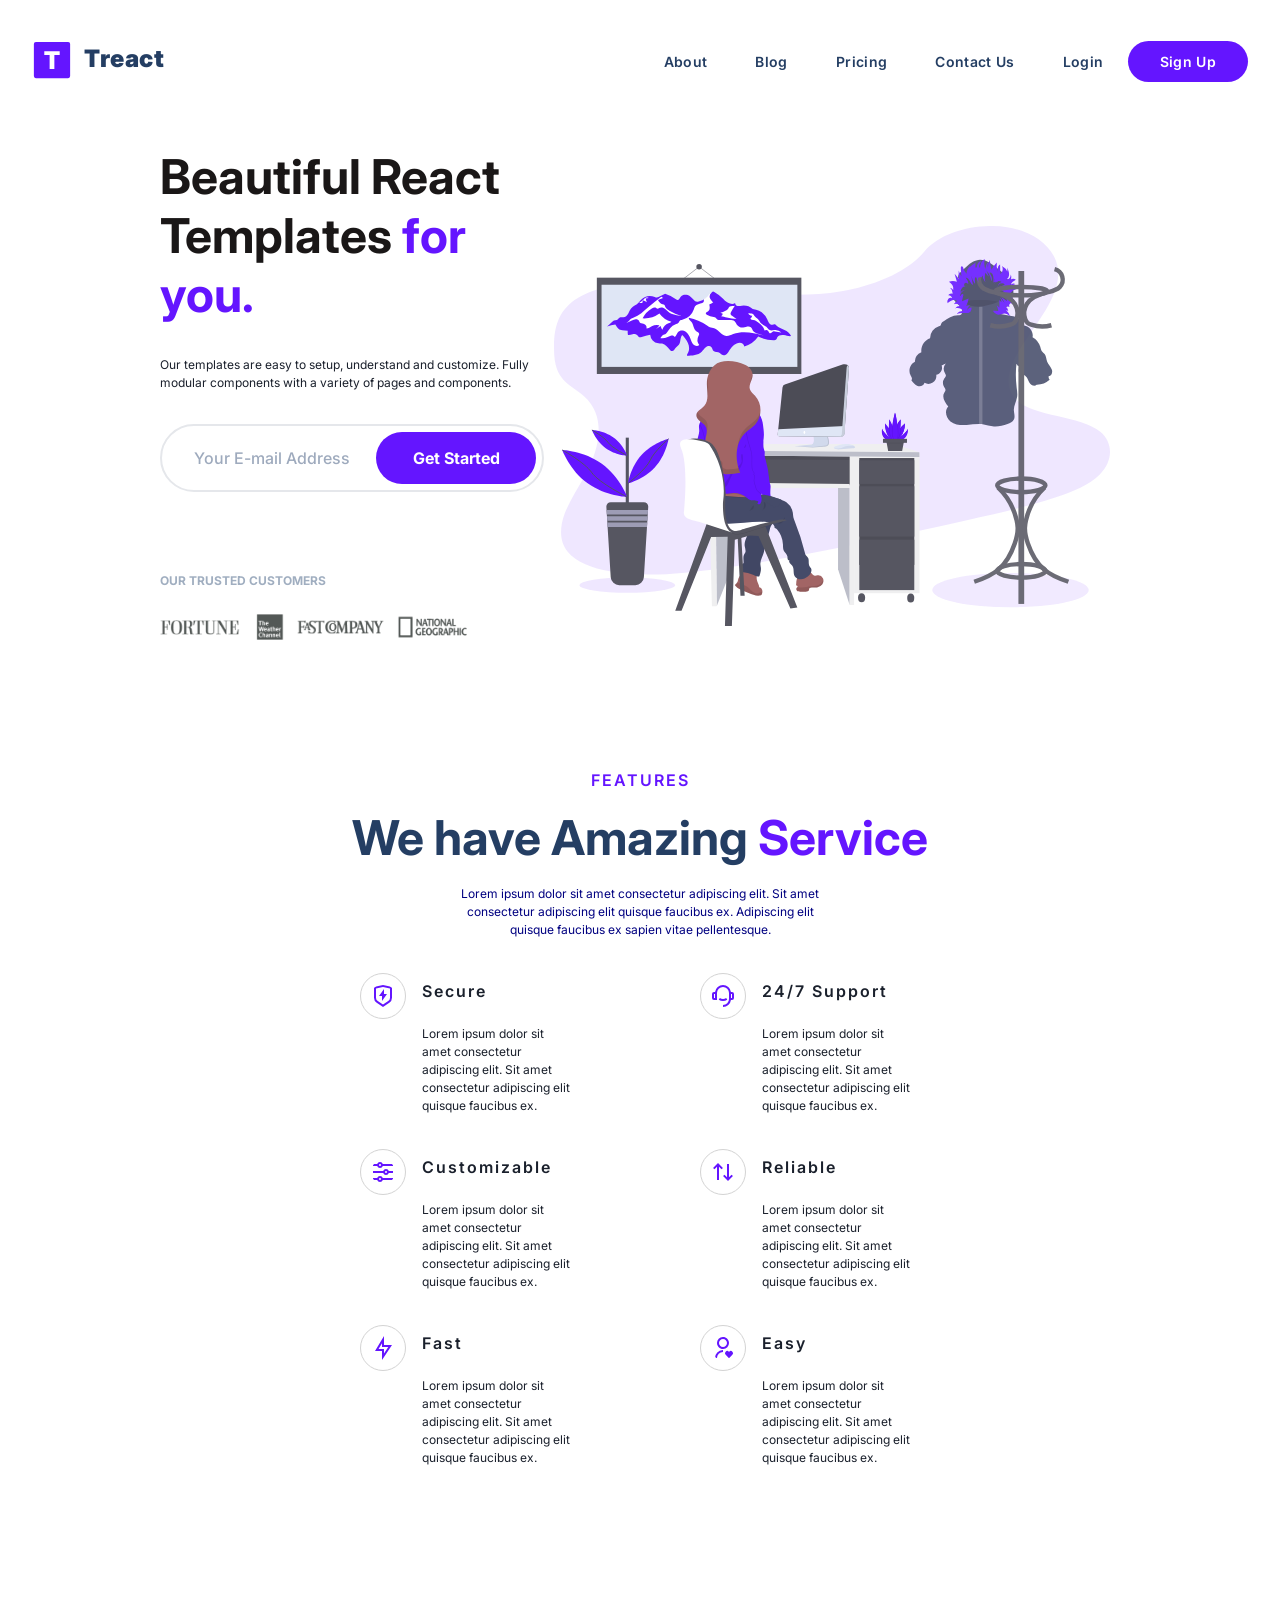
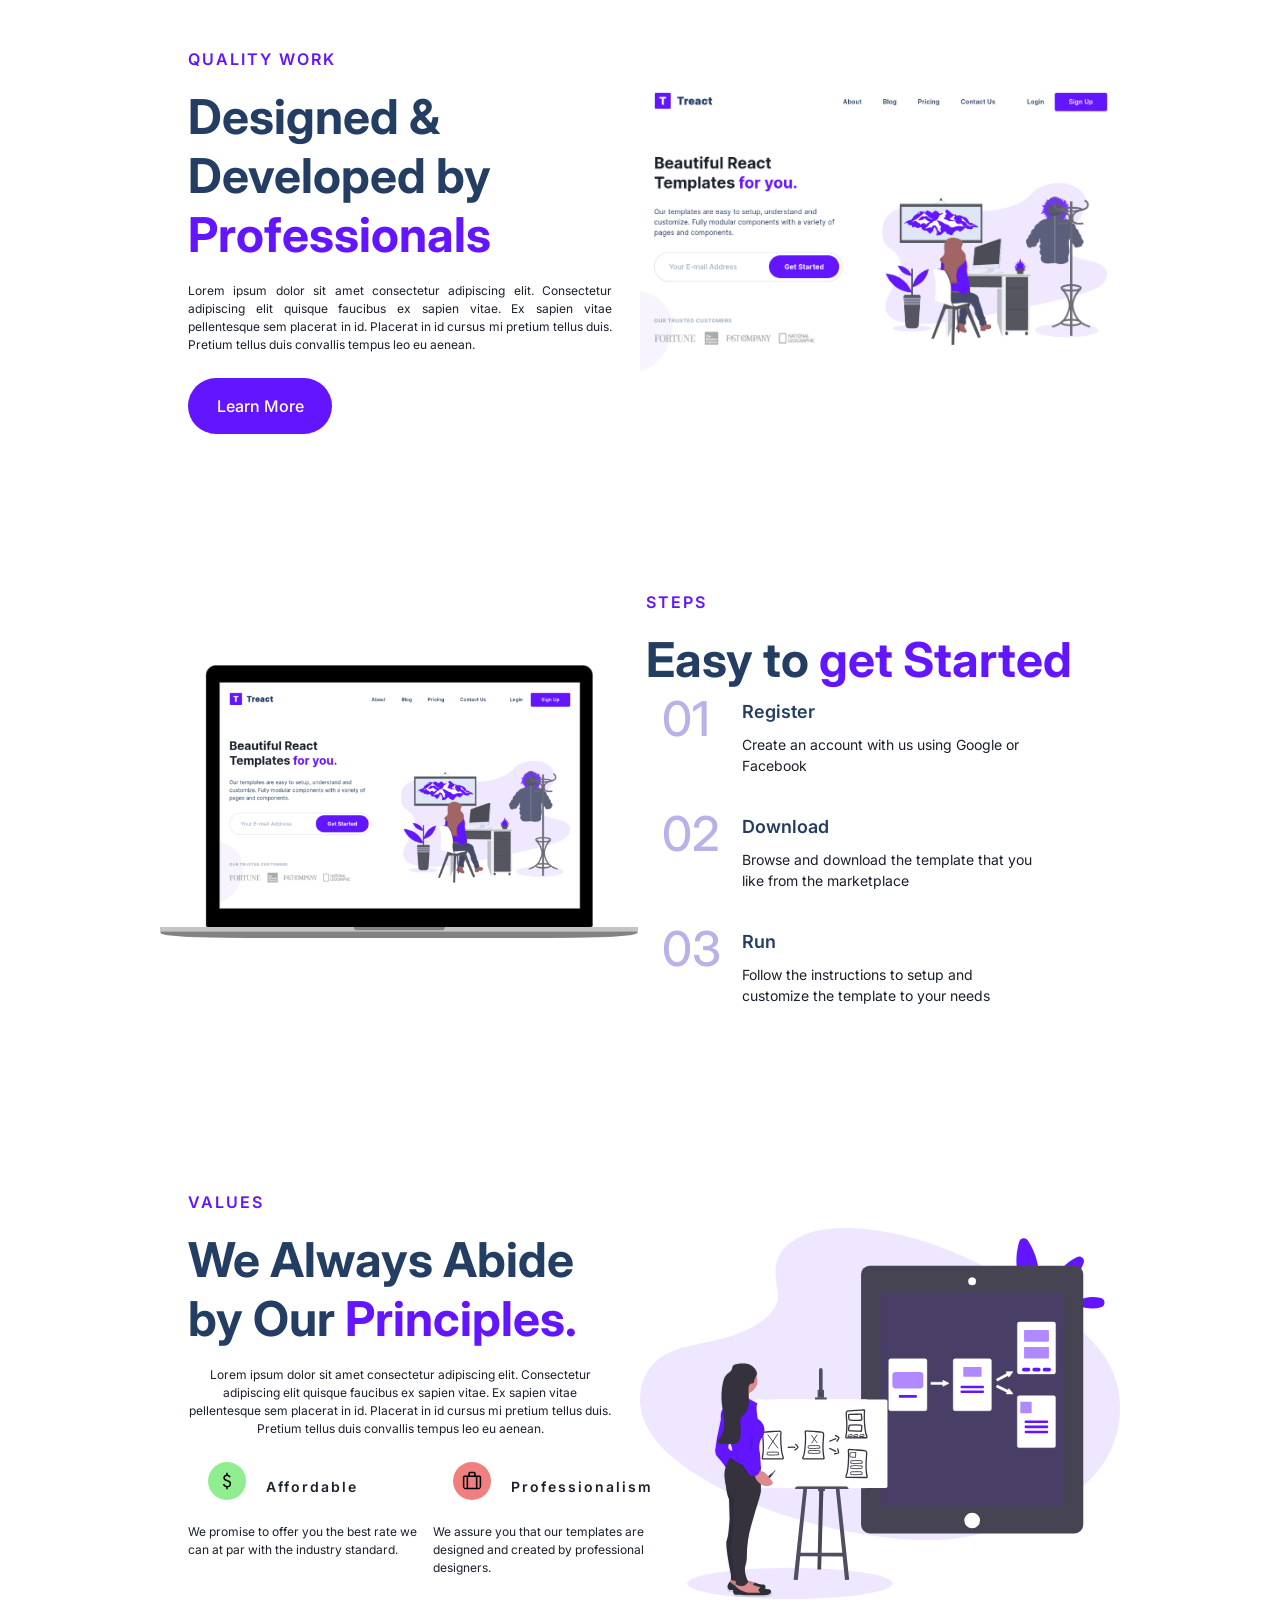
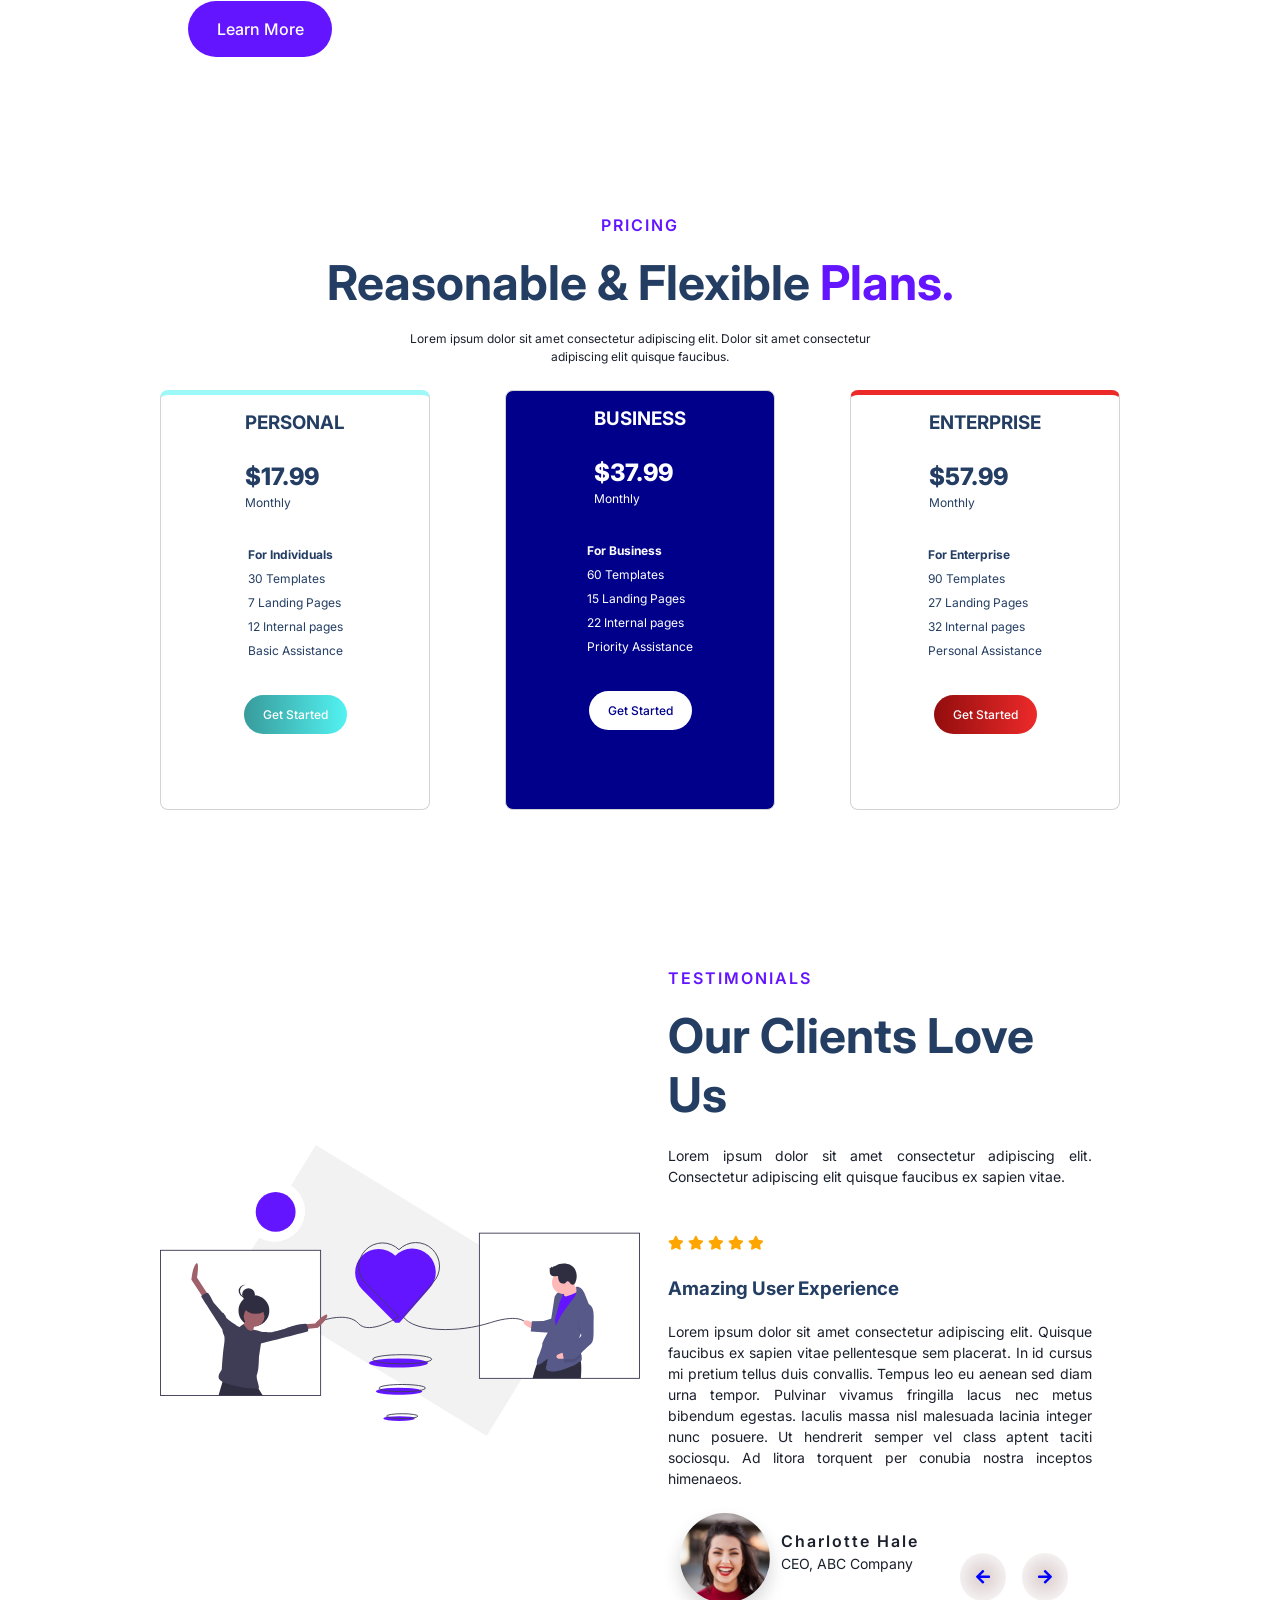
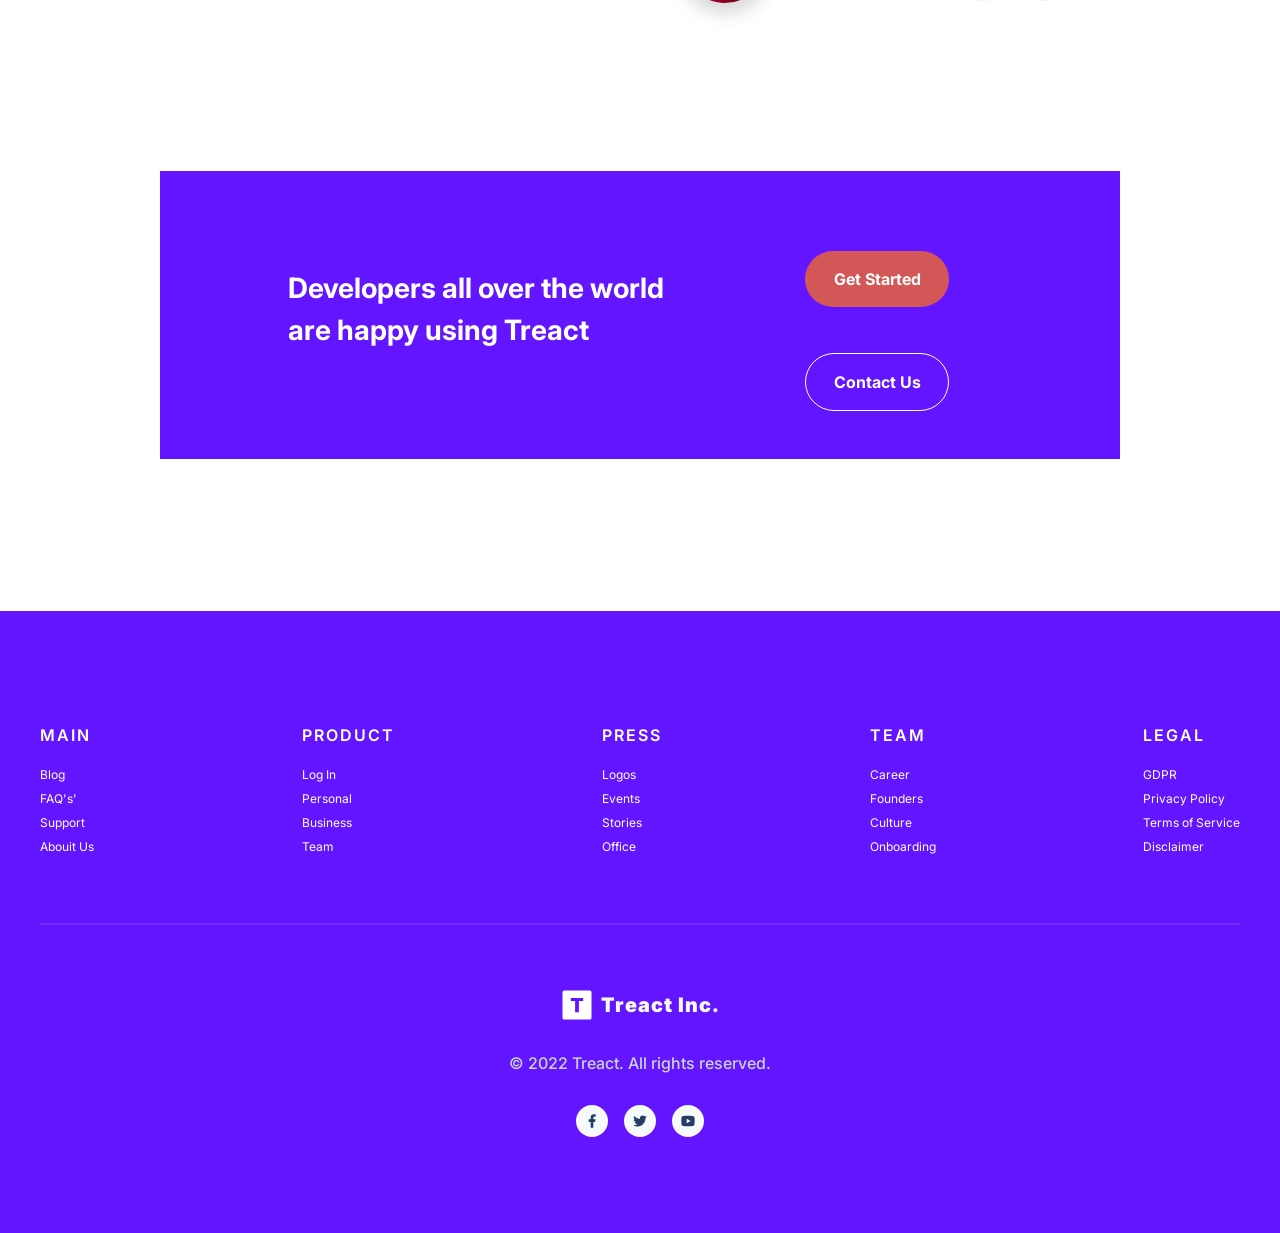
<file: index.html>
<!DOCTYPE html>
<html lang="en">

<head>
    <meta charset="UTF-8">
    <meta http-equiv="X-UA-Compatible" content="IE=edge">
    <meta name="viewport" content="width=device-width, initial-scale=1.0">
    <link rel="icon" href="img/logo.2c489fc453a1783cbadacf914efa3df6.svg" type="image/x-icon">
    <title>Michael Parks portfolio 2 project</title>
    <link rel="stylesheet" href="css/style.css">
    <!-- Font Awesome Icon Library -->
    <link rel="stylesheet" href="https://cdnjs.cloudflare.com/ajax/libs/font-awesome/4.7.0/css/font-awesome.min.css">
    <link rel="stylesheet" href="https://pro.fontawesome.com/releases/v5.10.0/css/all.css"
          integrity="sha384-AYmEC3Yw5cVb3ZcuHtOA93w35dYTsvhLPVnYs9eStHfGJvOvKxVfELGroGkvsg+p" crossorigin="anonymous" />
    <link rel="preconnect" href="https://fonts.googleapis.com">
    <link rel="preconnect" href="https://fonts.gstatic.com" crossorigin>
    <link href="https://fonts.googleapis.com/css2?family=Anton&family=Google+Sans:ital,opsz,wght@0,17..18,400..700;1,17..18,400..700&family=Lato:ital,wght@0,100;0,300;0,400;0,700;0,900;1,100;1,300;1,400;1,700;1,900&display=swap" rel="stylesheet">
    <script src="script/script.js"></script>
</head>

<body>
    <section id="landing">
        <nav>
            <div class="row nav__row">
                <div class="nav__logo" onclick="location.reload()">
                    <img src="img/logo.2c489fc453a1783cbadacf914efa3df6.svg" alt="logo" class="nav__logo--img">
                    <span class="nav__logo--title">Treact</span>
                </div>
                <!-- Full screen menu -->
                <div class="nav__links">
                    <a href="#" class="nav__link">About</a>
                    <a href="#" class="nav__link">Blog</a>
                    <a href="#" class="nav__link">Pricing</a>
                    <a href="#" class="nav__link">Contact Us</a>
                    <a href="#" class="nav__link login">Login</a>
                    <a href="#" class="nav__link nav__link--primary">Sign Up</a>
                </div>
                <!-- Mobile menu -->
                <button class="btn__menu" onclick="openMenu()">
                    <svg xmlns="http://www.w3.org/2000/svg"
                         width="24"
                         height="24"
                         viewBox="0 0 24 24"
                         fill="none"
                         stroke="currentColor"
                         stroke-width="2"
                         stroke-linecap="round"
                         stroke-linejoin="round"
                         class="btn__menu--svg">
                        <line x1="3" y1="12" x2="21" y2="12"></line>
                        <line x1="3" y1="6" x2="21" y2="6"></line>
                        <line x1="3" y1="18" x2="21" y2="18"></line>
                    </svg>
                </button>
        </nav>
        <div class="modal">
            <button class="btn__menu btn__menu--close" onclick="closeMenu()">
                <svg xmlns="http://www.w3.org/2000/svg" width="24" height="24" viewBox="0 0 24 24" fill="none"
                     stroke="currentColor" stroke-width="2" stroke-linecap="round" stroke-linejoin="round"
                     class="light___StyledCloseIcon-lj69nl-14 fASujC">
                    <line x1="18" y1="6" x2="6" y2="18"></line>
                    <line x1="6" y1="6" x2="18" y2="18"></line>
                </svg>
            </button>
            <div class="modal__links">
                <a class="modal__link">About</a>
                <a class="modal__link">Blog</a>
                <a class="modal__link">Pricing</a>
                <a class="modal__link">Contact Us</a>
                <a class="modal__link">Login</a>
                <a class="modal__link modal__link--primary">Sign Up</a>
            </div>
        </div>
        <!-- End mobile menu -->
        <!-- Begin header content -->
        <header>
            <div class="container">
                <div class="row">
                    <div class="header__description">
                        <h1>
                            Beautiful React Templates <span class="purple">for you.</span>
                        </h1>
                        <p class="header__description--para">
                            Our templates are easy to setup, understand and customize. Fully
                            modular components with a variety of pages and components.
                        </p>
                        <div class="header__email">
                            <input type="text"
                                   class="header__email--input"
                                   placeholder="Your E-mail Address" />
                            <button class="header__email--btn">Get Started</button>
                        </div>
                        <p class="header__customers--title">OUR TRUSTED CUSTOMERS</p>
                        <img src="img/customers-logo-strip680ac7c2e8ae28161d2c.png" class="header__customers--img" />
                    </div>
                    <figure class="header__img--wrapper">
                        <img src="img/design-illustration-2.6da6a00b20c07c4a9b65d1870679e1b8.svg"
                             class="header__img" />
                    </figure>
                </div>
            </div>
        </header>
    </section>
    <main>

        <section id="features">
            <div class="container">
                <div class="row__narrow">
                    <!--  Enter Features Section  -->
                    <h4><span class="purple">FEATURES</span></h4>
                    <h1>We have Amazing <span class="purple">Service</span></h1>
                    <p id="features__paragraph--blue">Lorem ipsum dolor sit amet consectetur adipiscing elit. Sit amet consectetur adipiscing elit quisque faucibus ex. Adipiscing elit quisque faucibus ex sapien vitae pellentesque.</p>
                    <div class="row">
                        <div class="col-1-of-4">
                            <div class="features__feature">
                                <div class="features__icon">
                                    <img src="img/shield-icon.daefe14b320b14fbd9cbd18908ac93ec.svg" class="features__image" />
                                </div>
                                <div class="features__text">
                                    <h4>Secure</h4>
                                    <p>Lorem ipsum dolor sit amet consectetur adipiscing elit. Sit amet consectetur adipiscing elit quisque faucibus ex.</p>
                                </div>
                            </div>
                            <div class="features__feature">
                                <div class="features__icon">
                                    <img src="img/support-icon.f9253ffa8cb6ffde5bbaa05eb5136375.svg" class="features__image" />
                                </div>
                                <div class="features__text">
                                    <h4>24/7 Support</h4>
                                    <p>Lorem ipsum dolor sit amet consectetur adipiscing elit. Sit amet consectetur adipiscing elit quisque faucibus ex.</p>
                                </div>
                            </div>
                            <div class="features__feature">
                                <div class="features__icon">
                                    <img src="img/customize-icon.367468c90fd796009b97fbfba67b2c6a.svg" class="features__image" />
                                </div>
                                <div class="features__text">
                                    <h4>Customizable</h4>
                                    <p>Lorem ipsum dolor sit amet consectetur adipiscing elit. Sit amet consectetur adipiscing elit quisque faucibus ex.</p>
                                </div>
                            </div>
                            <div class="features__feature">
                                <div class="features__icon">
                                    <img src="img/reliable-icon.1367510a8f0a1bec76dc425d25f92f43.svg" class="features__image" />
                                </div>
                                <div class="features__text">
                                    <h4>Reliable</h4>
                                    <p>Lorem ipsum dolor sit amet consectetur adipiscing elit. Sit amet consectetur adipiscing elit quisque faucibus ex.</p>
                                </div>
                            </div>
                            <div class="features__feature">
                                <div class="features__icon">
                                    <img src="img/fast-icon.dbb971a73d4805d2fc3bcdacdb55beba.svg" class="features__image" />
                                </div>
                                <div class="features__text">
                                    <h4>Fast</h4>
                                    <p>Lorem ipsum dolor sit amet consectetur adipiscing elit. Sit amet consectetur adipiscing elit quisque faucibus ex.</p>
                                </div>
                            </div>
                            <div class="features__feature">
                                <div class="features__icon">
                                    <img src="img/simple-icon.673b7e1750b2a4ef32907fc164828d00.svg" class="features__image" />
                                </div>
                                <div class="features__text">
                                    <h4>Easy</h4>
                                    <p>Lorem ipsum dolor sit amet consectetur adipiscing elit. Sit amet consectetur adipiscing elit quisque faucibus ex.</p>
                                </div>

                            </div>
                        </div>
                    </div>
                </div>
            </div>
        </section>

        <section id="quality">
            <div class="container">
                <div class="row">
                    <!-- Enter Quality Work Section -->
                    <div class="quality__content">
                        <h4><span class="purple">QUALITY WORK</span> </h4>
                        <h1>Designed & Developed by <span class="purple">Professionals</span></h1>
                        <p>
                            Lorem ipsum dolor sit amet consectetur adipiscing elit. Consectetur adipiscing elit quisque faucibus ex sapien vitae. Ex sapien
                            vitae pellentesque sem placerat in id. Placerat in id cursus mi pretium tellus duis. Pretium tellus duis convallis tempus leo eu
                            aenean.
                        </p>
                        <button class="quality__button">Learn More</button>
                    </div>
                    <div class="quality__image">
                        <img src="img/hero-screenshot-1.40a097b525c2f8c9808e.png" class="quality__img" />
                    </div>
                </div>
        </section>

        <section id="steps">
            <div class="container">
                <div class="row">
                    <!-- Enter Steps Section  -->
                    <div class="steps__image">
                        <img src="img\hero-screenshot-2.241aac1fbc66db29d873.png" Class="steps__img" />
                    </div>
                    <div class="steps__content">
                        <h4><span class="purple">STEPS</span></h4>
                        <h1>Easy to <span class="purple">get Started</span></h1>
                        <div class="steps__feature">
                            <div>
                                <span class="steps__number">01</span>
                            </div>
                            <div id="steps__text">
                                <h3>Register</h3>
                                <p>Create an account with us using Google or Facebook</p>
                            </div>
                        </div>
                        <div class="steps__feature">
                            <div>
                                <span class="steps__number">02</span>
                            </div>
                            <div id="steps__text">
                                <h3>Download</h3>
                                <p>Browse and download the template that you like from the marketplace</p>
                            </div>
                        </div>
                        <div class="steps__feature">
                            <div>
                                <span class="steps__number">03</span>
                            </div>
                            <div id="steps__text">
                                <h3>Run</h3>
                                <p>Follow the instructions to setup and customize the template to your needs</p>
                            </div>

                        </div>

                    </div>
        </section>

        <section id="values">
            <div class="container">
                <div class="row">
                    <!-- Enter Values Section  -->
                    <div class="values__content">
                        <h4><span class="purple">VALUES</span></h4>
                        <h1>We Always Abide by Our <span class="purple">Principles.</span></h1>
                        <p>
                            Lorem ipsum dolor sit amet consectetur adipiscing elit. Consectetur adipiscing elit quisque faucibus ex sapien vitae. Ex sapien
                            vitae pellentesque sem placerat in id. Placerat in id cursus mi pretium tellus duis. Pretium tellus
                            duis convallis tempus leo eu aenean.
                        </p>
                        <div class="values__feature">
                            <div class="values__item">
                                <div id="values--icon">
                                    <img src="img/attach_money_42dp_000000_FILL0_wght400_GRAD0_opsz40.svg" class="values__icon" id="green" />
                                    <h4>Affordable</h4>
                                </div>
                                <div id="values__text">
                                    <p>We promise to offer you the best rate we can at par with the industry standard.</p>
                                </div>
                            </div>
                            <div class="values__item">
                                <div id="values--icon">
                                    <img src="img/trip_42dp_000000_FILL0_wght400_GRAD0_opsz40.svg" class="values__icon" id="red" />
                                    <h4>Professionalism</h4>
                                </div>
                                <div id="values__text">
                                    <p>We assure you that our templates are designed and created by professional designers.</p>
                                </div>
                            </div>
                        </div>
                        <button class="values__button">Learn More</button>
                    </div>
                    <div class="values__image">
                        <img src="img/prototype-illustration.21bc4b3f612a2f257c3d361067582485.svg" class="values__img" />
                    </div>
                </div>
            </div>
        </section>

        <section id="pricing">
            <div class="container">
                <div class="row">
                    <!-- Enter Pricing Section  -->
                    <h4><span class="purple">PRICING</span></h4>
                    <h1>Reasonable & Flexible <span class="purple">Plans.</span></h1>
                    <p>Lorem ipsum dolor sit amet consectetur adipiscing elit. Dolor sit amet consectetur adipiscing elit quisque faucibus.</p>
                    <div class="pricing__cards">
                        <div class="pricing__card" id="per">
                            <div class="pricing__card--header">
                                <h3>PERSONAL</h3>
                                <h2>$17.99</h2>
                                <span class="pricing__card--sub">Monthly</span>
                            </div>
                            <div class="pricing__card--body">
                                <ul>
                                    <li><strong>For Individuals</strong></li>
                                    <li>30 Templates</li>
                                    <li>7 Landing Pages</li>
                                    <li>12 Internal pages</li>
                                    <li>Basic Assistance</li>
                                </ul>
                            </div>
                            <div class="pricing__card--footer">
                                <button class="pricing__button">Get Started</button>
                            </div>
                        </div>
                        <div class="pricing__card" id="bus">
                            <div class="pricing__card--header">
                                <h3>BUSINESS</h3>
                                <h2>$37.99</h2>
                                <span class="pricing__card--sub">Monthly</span>
                            </div>
                            <div class="pricing__card--body">
                                <ul>
                                    <li><strong>For Business</strong></li>
                                    <li>60 Templates</li>
                                    <li>15 Landing Pages</li>
                                    <li>22 Internal pages</li>
                                    <li>Priority Assistance</li>
                                </ul>
                            </div>
                            <div class="pricing__card--footer">
                                <button class="pricing__button">Get Started</button>
                            </div>
                        </div>
                        <div class="pricing__card" id="ent">
                            <div class="pricing__card--header">
                                <h3>ENTERPRISE</h3>
                                <h2>$57.99</h2>
                                <span class="pricing__card--sub">Monthly</span>
                            </div>
                            <div class="pricing__card--body">
                                <ul>
                                    <li><strong>For Enterprise</strong></li>
                                    <li>90 Templates</li>
                                    <li>27 Landing Pages</li>
                                    <li>32 Internal pages</li>
                                    <li>Personal Assistance</li>
                                </ul>
                            </div>
                            <div class="pricing__card--footer">
                                <button class="pricing__button">Get Started</button>
                            </div>
                        </div>
                    </div>
                </div>
            </div>
        </section>
        
    <section id="testimonials">
        <div class="container">
            <div class="row">
                <!--  Enter Testimonials Section<  -->
                <div class="testimonials__image">
                    <img src="img/love-illustration.c759090fa833369ad6ffb6eb19cacb3e.svg" />
                </div>
                <div class="testimonials__content">
                    <h4><span class="purple">TESTIMONIALS</span></h4>

                    <h1>Our Clients Love Us</h1>
                    <p>Lorem ipsum dolor sit amet consectetur adipiscing elit. Consectetur adipiscing elit quisque faucibus ex sapien vitae.</p>
                    <p>
                        <span class="fa fa-star checked"></span>
                        <span class="fa fa-star checked"></span>
                        <span class="fa fa-star checked"></span>
                        <span class="fa fa-star checked"></span>
                        <span class="fa fa-star checked"></span>
                    </p>
                        <h3>Amazing User Experience</h3>
                    <p>
                        Lorem ipsum dolor sit amet consectetur adipiscing elit. Quisque faucibus ex sapien vitae pellentesque sem placerat. In id cursus
                        mi pretium tellus duis convallis. Tempus leo eu aenean sed diam urna tempor. Pulvinar vivamus fringilla lacus nec metus bibendum
                        egestas. Iaculis massa nisl malesuada lacinia integer nunc posuere. Ut hendrerit semper vel class aptent taciti sociosqu. Ad litora
                        torquent per conubia nostra inceptos himenaeos.
                    </p>
                    <div id="testimonials__author">
                        <div class="testimonials__author">
                            <img src="img/photo-1494790108377-be9c29b29330.avif" />
                        </div>
                        <div class="testimonials__author--name">
                            <h4>Charlotte Hale</h4>
                            <p>CEO, ABC Company</p>
                        </div>
                        <div class="testimonials__author--nav">
                            <div class="nav__direction">
                                <span class="fa fa-arrow-left" onclick="location.reload()"></span>
                            </div>
                            <div class="nav__direction">
                                <span class="fa fa-arrow-right" onclick="location.reload()"></span>
                            </div>
                        </div>
                    </div>
                </div>
        </div>
    </section>
    
    <section id="start">
        <div class="container">
            <div class="row">
                <!--  Enter "Start"/Call to action section  -->
                <div class="start__content">
                    <div id="start__text"><h2>Developers all over the world are happy using Treact</h2></div>
                    <div id="start__buttons">
                        <button class="start__button" id="start__button--start">Get Started</button>
                        <button class="start__button" id="start__button--contact">Contact Us</button>
                    </div>
                </div>
            </div>
        </div>
    </section>
    
    </main>
    
    <footer>
        <div class="row footer__row">
            <!--  Enter Footer  -->
            <div class="footer__content">
                <div class="footer__menu">
                    <h4>MAIN</h4>
                    <ul>
                        <li onclick="location.reload()">Blog</li>
                        <li onclick="location.reload()">FAQ's'</li>
                        <li onclick="location.reload()">Support</li>
                        <li onclick="location.reload()">Abouit Us</li>
                    </ul>
                </div>
                <div class="footer__menu">
                    <h4>PRODUCT</h4>
                    <ul>
                        <li onclick="location.reload()">Log In</li>
                        <li onclick="location.reload()">Personal</li>
                        <li onclick="location.reload()">Business</li>
                        <li onclick="location.reload()">Team</li>
                    </ul>
                </div>
                <div class="footer__menu">
                    <h4>PRESS</h4>
                    <ul>
                        <li onclick="location.reload()">Logos</li>
                        <li onclick="location.reload()">Events</li>
                        <li onclick="location.reload()">Stories</li>
                        <li onclick="location.reload()">Office</li>
                    </ul>
                </div>
                <div class="footer__menu">
                    <h4>TEAM</h4>
                    <ul>
                        <li onclick="location.reload()">Career</li>
                        <li onclick="location.reload()">Founders</li>
                        <li onclick="location.reload()">Culture</li>
                        <li onclick="location.reload()">Onboarding</li>
                    </ul>
                </div>
                <div class="footer__menu">
                    <h4>LEGAL</h4>
                    <ul>
                        <li>GDPR</li>
                        <li>Privacy Policy</li>
                        <li>Terms of Service</li>
                        <li>Disclaimer</li>
                    </ul>
                </div>
            </div>
            <div class="footer__divider"></div>
            <div class="footer__bottom">
                <div class="footer__logo">
                    <img src="img/logo-light.d9a5d1b5be5ea077b26864fdfc2e96a4.svg"
                         alt="logo"
                         class="footer__logo--img" />
                    <h5 class="footer__logo--text">Treact Inc.</h5>
                </div>
                <div class="footer__copy">
                    © 2022 Treact. All rights reserved.
                </div>
                <div class="footer__socials">
                    <a class="footer__social--link">
                        <svg fill="currentColor" viewBox="0 0 24 24">
                            <path d="M14 13.5h2.5l1-4H14v-2c0-1.03 0-2 2-2h1.5V2.14c-.326-.043-1.557-.14-2.857-.14C11.928 2 10 3.657 10 6.7v2.8H7v4h3V22h4v-8.5z"></path>
                        </svg>
                    </a>
                    <a class="footer__social--link">
                        <svg fill="currentColor" viewBox="0 0 24 24">
                            <path d="M22.162 5.656a8.384 8.384 0 01-2.402.658A4.196 4.196 0 0021.6 4c-.82.488-1.719.83-2.656 1.015a4.182 4.182 0 00-7.126 3.814 11.874 11.874 0 01-8.62-4.37 4.168 4.168 0 00-.566 2.103c0 1.45.738 2.731 1.86 3.481a4.168 4.168 0 01-1.894-.523v.052a4.185 4.185 0 003.355 4.101 4.21 4.21 0 01-1.89.072A4.185 4.185 0 007.97 16.65a8.394 8.394 0 01-6.191 1.732 11.83 11.83 0 006.41 1.88c7.693 0 11.9-6.373 11.9-11.9 0-.18-.005-.362-.013-.54a8.496 8.496 0 002.087-2.165z"></path>
                        </svg>
                    </a>
                    <a class="footer__social--link">
                        <svg fill="currentColor" viewBox="0 0 24 24">
                            <path d="M21.543 6.498C22 8.28 22 12 22 12s0 3.72-.457 5.502c-.254.985-.997 1.76-1.938 2.022C17.896 20 12 20 12 20s-5.893 0-7.605-.476c-.945-.266-1.687-1.04-1.938-2.022C2 15.72 2 12 2 12s0-3.72.457-5.502c.254-.985.997-1.76 1.938-2.022C6.107 4 12 4 12 4s5.896 0 7.605.476c.945.266 1.687 1.04 1.938 2.022zM10 15.5l6-3.5-6-3.5v7z"></path>
                        </svg>
                    </a>
                </div>
            </div>
        </div>
    </footer>

</body>

</html>
</file>
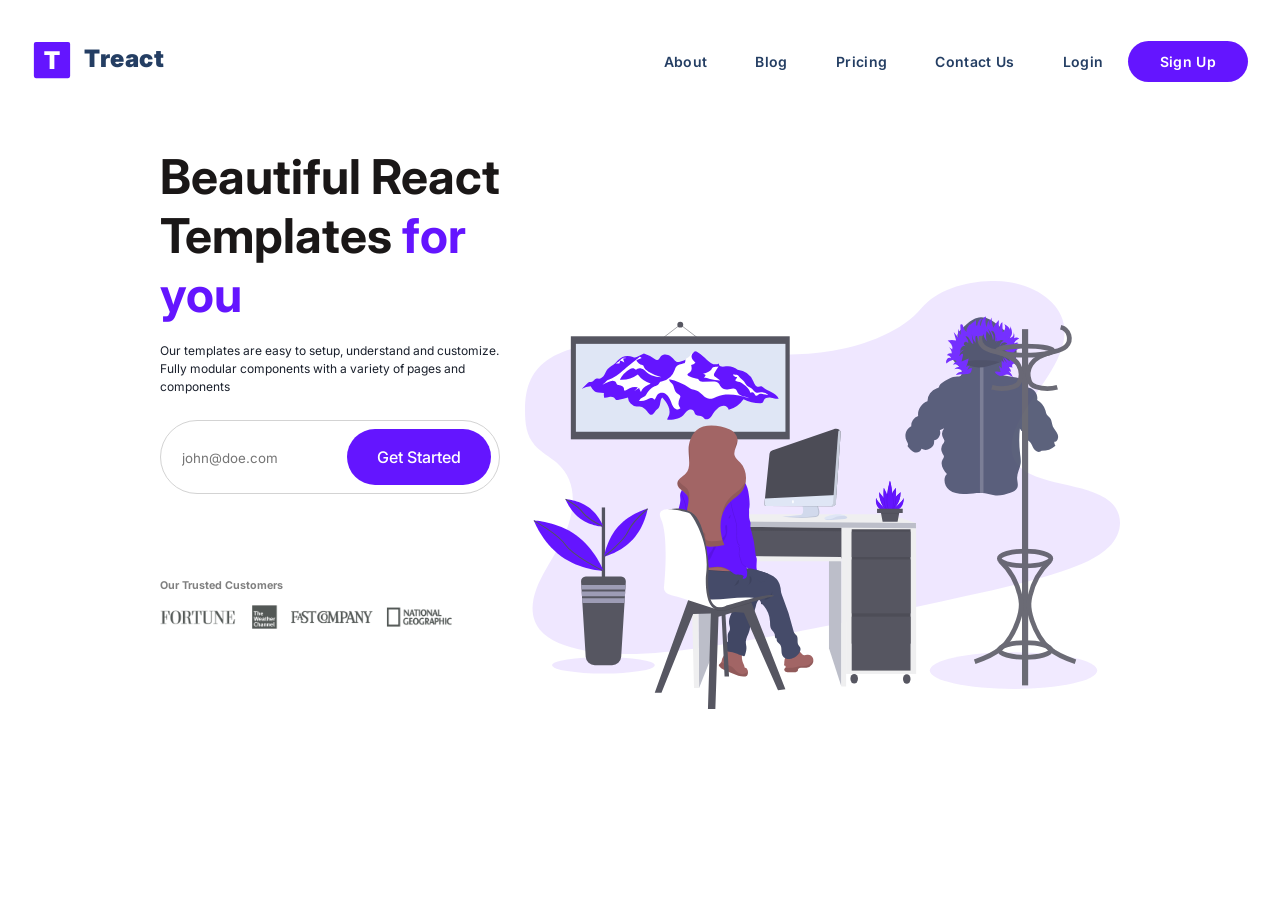
<file: test__index.html>
<!DOCTYPE html>
<html lang="en">

<head>
    <meta charset="UTF-8">
    <meta http-equiv="X-UA-Compatible" content="IE=edge">
    <meta name="viewport" content="width=device-width, initial-scale=1.0">
    <link rel="icon" href="img/logo.2c489fc453a1783cbadacf914efa3df6.svg" type="image/x-icon">
    <title>Michael Parks portfolio 2 project</title>
    <link rel="stylesheet" href="css/test__style.css">
    <!-- Font Awesome Icon Library -->
    <link rel="stylesheet" href="https://cdnjs.cloudflare.com/ajax/libs/font-awesome/4.7.0/css/font-awesome.min.css">
    <link rel="stylesheet" href="https://pro.fontawesome.com/releases/v5.10.0/css/all.css"
          integrity="sha384-AYmEC3Yw5cVb3ZcuHtOA93w35dYTsvhLPVnYs9eStHfGJvOvKxVfELGroGkvsg+p" crossorigin="anonymous" />
    <link rel="preconnect" href="https://fonts.googleapis.com">
    <link rel="preconnect" href="https://fonts.gstatic.com" crossorigin>
    <link href="https://fonts.googleapis.com/css2?family=Anton&family=Google+Sans:ital,opsz,wght@0,17..18,400..700;1,17..18,400..700&family=Lato:ital,wght@0,100;0,300;0,400;0,700;0,900;1,100;1,300;1,400;1,700;1,900&display=swap" rel="stylesheet">
    <script src="script/script.js"></script>
</head>

<body>
    <section id="landing">
        <nav>
            <div class="row nav__row">
                <div class="nav__logo" onclick="location.reload()">
                    <img src="img/logo.2c489fc453a1783cbadacf914efa3df6.svg" alt="logo" class="nav__logo--img">
                    <span class="nav__logo--title">Treact</span>
                </div>
                <!-- Full screen menu -->
                <div class="nav__links">
                    <a href="#" class="nav__link">About</a>
                    <a href="#" class="nav__link">Blog</a>
                    <a href="#" class="nav__link">Pricing</a>
                    <a href="#" class="nav__link">Contact Us</a>
                    <a href="#" class="nav__link login">Login</a>
                    <a href="#" class="nav__link nav__link--primary">Sign Up</a>
                </div>
                <!-- Mobile menu -->
                <button class="btn__menu" onclick="openMenu()">
                    <svg xmlns="http://www.w3.org/2000/svg"
                         width="24"
                         height="24"
                         viewBox="0 0 24 24"
                         fill="none"
                         stroke="currentColor"
                         stroke-width="2"
                         stroke-linecap="round"
                         stroke-linejoin="round"
                         class="btn__menu--svg">
                        <line x1="3" y1="12" x2="21" y2="12"></line>
                        <line x1="3" y1="6" x2="21" y2="6"></line>
                        <line x1="3" y1="18" x2="21" y2="18"></line>
                    </svg>
                </button>
            </div>
        </nav>
        <button class="btn__menu" onclick="openMenu()">
            <svg xmlns="http://www.w3.org/2000/svg" width="24" height="24" viewBox="0 0 24 24" fill="none"
                 stroke="currentColor" stroke-width="2" stroke-linecap="round" stroke-linejoin="round"
                 class="btn__menu--svg">
                <line x1="3" y1="12" x2="21" y2="12"></line>
                <line x1="3" y1="6" x2="21" y2="6"></line>
                <line x1="3" y1="18" x2="21" y2="18"></line>
            </svg>
        </button>
        </div>
        </nav>
        <div class="modal">
            <button class="btn__menu btn__menu--close" onclick="closeMenu()">
                <svg xmlns="http://www.w3.org/2000/svg" width="24" height="24" viewBox="0 0 24 24" fill="none"
                     stroke="currentColor" stroke-width="2" stroke-linecap="round" stroke-linejoin="round"
                     class="light___StyledCloseIcon-lj69nl-14 fASujC">
                    <line x1="18" y1="6" x2="6" y2="18"></line>
                    <line x1="6" y1="6" x2="18" y2="18"></line>
                </svg>
            </button>
            <div class="modal__links">
                <a class="modal__link">About</a>
                <a class="modal__link">Blog</a>
                <a class="modal__link">Pricing</a>
                <a class="modal__link">Contact Us</a>
                <a class="modal__link">Login</a>
                <a class="modal__link modal__link--primary">Sign Up</a>
            </div>
        </div>
        <!-- End mobile menu -->
        <!-- Begin header content -->
        <header>
            <div class="container">
                <div class="row">
                    <div class="header__content">
                        <h1>Beautiful React Templates <span class="purple">for you</span></h1>
                        <p>Our templates are easy to setup, understand and customize. Fully modular components with a variety of pages and components</p>
                        <form action="mailto:" method="post" class="header__form">
                            <input type="email" id="field__input" placeholder="john@doe.com" />
                            <input type="submit" value="Get Started" id="field__button" />
                        </form>
                        <h6>Our Trusted Customers</h6>
                        <img src="img/customers-logo-strip680ac7c2e8ae28161d2c.png" class="header__logo" />
                    </div>
                    <div id="header__img"><img src="img/design-illustration-2.6da6a00b20c07c4a9b65d1870679e1b8.svg" class="header__image" /></div>
                </div>
        </header>

    </section>
    <main>
        <!--
        <section id="features">
            <div class="container">
                <div class="row__narrow">
                    <!--  Enter Features Section  -- >
                    <h4><span class="purple">FEATURES</span></h4>
                    <h1>We have Amazing <span class="purple">Service</span></h1>
                    <p id="features__paragraph--blue">Lorem ipsum dolor sit amet consectetur adipiscing elit. Sit amet consectetur adipiscing elit quisque faucibus ex. Adipiscing elit quisque faucibus ex sapien vitae pellentesque.</p>
                    <div class="row">
                        <div class="col-1-of-4">
                            <div class="features__feature">
                                <div class="features__icon">
                                    <img src="img/shield-icon.daefe14b320b14fbd9cbd18908ac93ec.svg" class="features__image" />
                                </div>
                                <div class="features__text">
                                    <h4>Secure</h4>
                                    <p>Lorem ipsum dolor sit amet consectetur adipiscing elit. Sit amet consectetur adipiscing elit quisque faucibus ex.</p>
                                </div>
                            </div>
                            <div class="features__feature">
                                <div class="features__icon">
                                    <img src="img/support-icon.f9253ffa8cb6ffde5bbaa05eb5136375.svg" class="features__image" />
                                </div>
                                <div class="features__text">
                                    <h4>24/7 Support</h4>
                                    <p>Lorem ipsum dolor sit amet consectetur adipiscing elit. Sit amet consectetur adipiscing elit quisque faucibus ex.</p>
                                </div>
                             </div>
                             <div class="features__feature">
                                <div class="features__icon">
                                    <img src="img/customize-icon.367468c90fd796009b97fbfba67b2c6a.svg" class="features__image" />
                                </div>
                                <div class="features__text">
                                    <h4>Customizable</h4>
                                    <p>Lorem ipsum dolor sit amet consectetur adipiscing elit. Sit amet consectetur adipiscing elit quisque faucibus ex.</p>
                                </div>
                             </div>
                        </div>
                        <div class="col-1-of-4">
                            <div class="features__feature">
                                <div class="features__icon">
                                    <img src="img/reliable-icon.1367510a8f0a1bec76dc425d25f92f43.svg" class="features__image" />
                                </div>
                                <div class="features__text">
                                    <h4>Reliable</h4>
                                    <p>Lorem ipsum dolor sit amet consectetur adipiscing elit. Sit amet consectetur adipiscing elit quisque faucibus ex.</p>
                                </div>
                            </div>
                            <div class="features__feature">
                                <div class="features__icon">
                                    <img src="img/fast-icon.dbb971a73d4805d2fc3bcdacdb55beba.svg" class="features__image" />
                                </div>
                                <div class="features__text">
                                    <h4>Fast</h4>
                                    <p>Lorem ipsum dolor sit amet consectetur adipiscing elit. Sit amet consectetur adipiscing elit quisque faucibus ex.</p>
                                </div>
                            </div>
                            <div class="features__feature">
                                <div class="features__icon">
                                    <img src="img/simple-icon.673b7e1750b2a4ef32907fc164828d00.svg" class="features__image" />
                                </div>
                                <div class="features__text">
                                    <h4>Easy</h4>
                                    <p>Lorem ipsum dolor sit amet consectetur adipiscing elit. Sit amet consectetur adipiscing elit quisque faucibus ex.</p>
                                </div>

                            </div>
                        </div>
                    </div>
                </div>
            </div>
        </section>
        <section id="quality">
            <div class="container">
                <div class="row">
                    <!-- Enter Quality Work Section -- >
                    <div class="quality__content">
                        <h4><span class="purple">QUALITY WORK</span> </h4>
                        <h1>Designed & Developed by <span class="purple">Professionals</span></h1>
                        <p>Lorem ipsum dolor sit amet consectetur adipiscing elit. Consectetur adipiscing elit quisque faucibus ex sapien vitae. Ex sapien
                        vitae pellentesque sem placerat in id. Placerat in id cursus mi pretium tellus duis. Pretium tellus duis convallis tempus leo eu
                        aenean.</p>
                        <button class="quality__button">Learn More</button>
                    </div>
                    <div class="quality__image">
                        <img src="img/hero-screenshot-1.40a097b525c2f8c9808e.png" class="quality__img" />
                    </div>
            </div>
        </section>
        <section id="steps">
            <div class="container">
                <div class="row">
                    <!-- Enter Steps Section  -- >
                    <div class="steps__image">
                        <img src="img\hero-screenshot-2.241aac1fbc66db29d873.png" />
                    </div>
                    <div class="steps__content">
                        <h4><span class="purple">STEPS</span></h4>
                        <h1>Easy to <span class="purple">get Started</span></h1>
                        <div class="steps__feature">
                            <div>
                                <span class="steps__number">01</span>
                            </div>
                            <div id="steps__text">
                                <h3>Register</h3>
                                <p>Create an account with us using Google or Facebook</p>
                            </div>
                        </div>
                        <div class="steps__feature">
                            <div>
                                <span class="steps__number">02</span>
                            </div>
                            <div id="steps__text">
                                <h3>Download</h3>
                                <p>Browse and download the template that you like from the marketplace</p>
                            </div>
                        </div>
                        <div class="steps__feature">
                            <div>
                                <span class="steps__number">03</span>
                            </div>
                            <div id="steps__text">
                                <h3>Run</h3>
                                <p>Follow the instructions to setup and customize the template to your needs</p>
                            </div>

                        </div>

                    </div>
        </section>
        <section id="values">
            <div class="container">
                <div class="row">
                    <!-- Enter Values Section  -- >
                    <div class="values__content">
                        <h4><span class="purple">VALUES</span></h4>
                        <h1>We Always Abide by Our <span class="purple">Principles.</span></h1>
                        <p>Lorem ipsum dolor sit amet consectetur adipiscing elit. Consectetur adipiscing elit quisque faucibus ex sapien vitae. Ex sapien
                         vitae pellentesque sem placerat in id. Placerat in id cursus mi pretium tellus duis. Pretium tellus
                          duis convallis tempus leo eu aenean.</p>
                        <div class="values__feature">
                            <div class="values__item">
                                <div id="values--icon">
                                    <img src="img/attach_money_42dp_000000_FILL0_wght400_GRAD0_opsz40.svg" class="values__icon" id="green" />
                                    <h4>Affordable</h4>
                                </div>
                                <div id="values__text">
                                    <p>We promise to offer you the best rate we can at par with the industry standard.</p>
                                </div>
                            </div>
                            <div class="values__item">
                                <div id="values--icon">
                                    <img src="img/trip_42dp_000000_FILL0_wght400_GRAD0_opsz40.svg" class="values__icon" id="red" />
                                    <h4>Professionalism</h4>
                                </div>
                                <div id="values__text">
                                    <p>We assure you that our templates are designed and created by professional designers.</p>
                                </div>
                            </div>
                        </div>
                        <button class="values__button">Learn More</button>
                    </div>
                    <div class="values__image">
                        <img src="img/prototype-illustration.21bc4b3f612a2f257c3d361067582485.svg" class="values__img" />
                    </div>
                </div>
            </div>
        </section>
        <section id="pricing">
            <div class="container">
                <div class="row">
                    <!-- Enter Pricing Section  -- >
                    <h4><span class="purple">PRICING</span></h4>
                    <h1>Reasonable & Flexible <span class="purple">Plans.</span></h1>
                    <p>Lorem ipsum dolor sit amet consectetur adipiscing elit. Dolor sit amet consectetur adipiscing elit quisque faucibus.</p>
                    <div class="pricing__cards">
                        <div class="pricing__card" id="per">
                            <div class="pricing__card--header">
                                <h3>PERSONAL</h3>
                                <h2>$17.99</h2>
                                <span class="pricing__card--sub">Monthly</span>
                            </div>
                            <div class="pricing__card--body">
                                <ul>
                                    <li><strong>For Individuals</strong></li>
                                    <li>30 Templates</li>
                                    <li>7 Landing Pages</li>
                                    <li>12 Internal pages</li>
                                    <li>Basic Assistance</li>
                                </ul>
                            </div>
                             <div class="pricing__card--footer">
                                <button class="pricing__button">Get Started</button>
                            </div>
                        </div>
                        <div class="pricing__card" id="bus">
                            <div class="pricing__card--header">
                                <h3>BUSINESS</h3>
                                <h2>$37.99</h2>
                                <span class="pricing__card--sub">Monthly</span>
                            </div>
                            <div class="pricing__card--body">
                                <ul>
                                    <li><strong>For Business</strong></li>
                                    <li>60 Templates</li>
                                    <li>15 Landing Pages</li>
                                    <li>22 Internal pages</li>
                                    <li>Priority Assistance</li>
                                </ul>
                            </div>
                            <div class="pricing__card--footer">
                                <button class="pricing__button">Get Started</button>
                            </div>
                        </div>
                        <div class="pricing__card" id="ent">
                            <div class="pricing__card--header">
                                <h3>ENTERPRISE</h3>
                                <h2>$57.99</h2>
                                <span class="pricing__card--sub">Monthly</span>
                            </div>
                            <div class="pricing__card--body">
                                <ul>
                                    <li><strong>For Enterprise</strong></li>
                                    <li>90 Templates</li>
                                    <li>27 Landing Pages</li>
                                    <li>32 Internal pages</li>
                                    <li>Personal Assistance</li>
                                </ul>
                            </div>
                            <div class="pricing__card--footer">
                                <button class="pricing__button">Get Started</button>
                            </div>
                        </div>
                    </div>
                </div>
            </div>
        </section>
        <section id="testimonials">
            <div class="container">
                <div class="row">
                    <!--  Enter Testimonials Section<  -- >
                    <div class="testimonials__image">
                        <img src="img/love-illustration.c759090fa833369ad6ffb6eb19cacb3e.svg" />
                    </div>
                    <div class="testimonials__content">
                        <h4><span class="purple">TESTIMONIALS</span></h4>

                        <h1>Our Clients Love Us</h1>
                        <p>Lorem ipsum dolor sit amet consectetur adipiscing elit. Consectetur adipiscing elit quisque faucibus ex sapien vitae.</p>
                        <p>
                            <span class="fa fa-star checked"></span>
                            <span class="fa fa-star checked"></span>
                            <span class="fa fa-star checked"></span>
                            <span class="fa fa-star checked"></span>
                            <span class="fa fa-star checked"></span>
                        </p>
                            <h3>Amazing User Experience</h3>
                        <p>
                            Lorem ipsum dolor sit amet consectetur adipiscing elit. Quisque faucibus ex sapien vitae pellentesque sem placerat. In id cursus
                            mi pretium tellus duis convallis. Tempus leo eu aenean sed diam urna tempor. Pulvinar vivamus fringilla lacus nec metus bibendum
                            egestas. Iaculis massa nisl malesuada lacinia integer nunc posuere. Ut hendrerit semper vel class aptent taciti sociosqu. Ad litora
                            torquent per conubia nostra inceptos himenaeos.
                        </p>
                        <div id="testimonials__author">
                            <div class="testimonials__author">
                                <img src="img/photo-1494790108377-be9c29b29330.avif" />
                            </div>
                            <div class="testimonials__author--name">
                                <h4>Charlotte Hale</h4>
                                <p>CEO, ABC Company</p>
                            </div>
                            <div class="testimonials__author--nav">
                                <div class="nav__direction">
                                    <span class="fa fa-arrow-left" onclick="location.reload()"></span>
                                </div>
                                <div class="nav__direction">
                                    <span class="fa fa-arrow-right" onclick="location.reload()"></span>
                                </div>
                            </div>
                        </div>
                    </div>
            </div>
        </section>
        <section id="start">
            <div class="container">
                <div class="row">
                    <!--  Enter "Start"/Call to action section  -- >
                    <div class="start__content">
                        <div id="start__text"><h2>Developers all over the world are happy using Treact</h2></div>
                        <div id="start__buttons">
                            <button class="start__button" id="start__button--start">Get Started</button>
                            <button class="start__button" id="start__button--contact">Contact Us</button>
                        </div>
                    </div>
                </div>
            </div>
        </section>
        -->
    </main>
    <!--
    <footer>
        <div class="row footer__row">
            <!--  Enter Footer  -- >
            <div class="footer__content">
                <div class="footer__menu">
                    <h4>MAIN</h4>
                    <ul>
                        <li onclick="location.reload()">Blog</li>
                        <li onclick="location.reload()">FAQ's'</li>
                        <li onclick="location.reload()">Support</li>
                        <li onclick="location.reload()">Abouit Us</li>
                    </ul>
                </div>
                <div class="footer__menu">
                    <h4>PRODUCT</h4>
                    <ul>
                        <li onclick="location.reload()">Log In</li>
                        <li onclick="location.reload()">Personal</li>
                        <li onclick="location.reload()">Business</li>
                        <li onclick="location.reload()">Team</li>
                    </ul>
                </div>
                <div class="footer__menu">
                    <h4>PRESS</h4>
                    <ul>
                        <li onclick="location.reload()">Logos</li>
                        <li onclick="location.reload()">Events</li>
                        <li onclick="location.reload()">Stories</li>
                        <li onclick="location.reload()">Office</li>
                    </ul>
                </div>
                <div class="footer__menu">
                    <h4>TEAM</h4>
                    <ul>
                        <li onclick="location.reload()">Career</li>
                        <li onclick="location.reload()">Founders</li>
                        <li onclick="location.reload()">Culture</li>
                        <li onclick="location.reload()">Onboarding</li>
                    </ul>
                </div>
                <div class="footer__menu">
                    <h4>LEGAL</h4>
                    <ul>
                        <li>GDPR</li>
                        <li>Privacy Policy</li>
                        <li>Terms of Service</li>
                        <li>Disclaimer</li>
                    </ul>
                </div>
            </div>
            <div class="footer__copy">
                <h5>© 2022 Treact. All rights reserved.</h5>
            </div>
        </div>
    </footer>
        -->
</body>

</html>
</file>
<file: css/style.css>
@import url('https://fonts.googleapis.com/css2?family=Inter:wght@100;200;300;400;500;600;700;800;900&display=swap');

* {
    margin: 0;
    padding: 0;
    box-sizing: border-box;
    font-family: 'Inter', system-ui;
    color: #243e63;
}

body {
    max-width: 100vw;
    overflow-x: hidden;
}

a {
    display: inline;
    text-decoration: none;
}

p {
    font-size: 12px;
    line-height: 1.5;
    color: #1a202c;
    margin-top: 1.5em;
    margin-bottom: 24px;
    max-width: 100%;
    text-align: center;
}

li {
    font-size: 12px;
    list-style: none;
    line-height: 2;
}

.row {
    width: 100%;
    max-width: 1280px;
    margin: 0 auto;
}

.row__narrow {
    width: 100%;
    max-width: 1024px;
    margin: 0 auto;
    //border: 1px solid #243e63;
}

.container {
    padding: 56px 8em;
    max-width: 100%;
    //border: 1px solid #243e63;
}

.purple {
    color: #6415ff; 
}

section {
    padding: 0 32px;
    //border: 1px solid #243e63;
}

main {
    margin-bottom: 96px;
}

h1 h2 h3 h4 h5 h6 {
    max-width: 100%;
    font-weight: 800;
    line-height: 1.5;
    //font-family: 'lato', serif;
}

h1 {
    font-size: 2em;
    color: black;
}

h3 {
    //color: purple;
    padding-bottom: 1.5em;
}

h2 {
    font-size: 1.5em;
    font-weight: 800;
    color: #243e63;
    padding-bottom: 1.5em;
}

h4 {
    //color: #243e63;
    padding-top: 1em;
    font: 'Manrope';
    font-size: 16px;
    font-weight: 600;
    letter-spacing: 2px;
    line-height: 1.5;
    color: #1a202c;
    padding-bottom: 1em;
}


/* special text format */
#quality h1, #steps h1,
.values__content h1,
#pricing h1,
#testimonials h1,
#features h1 {
    color: #243e63;
    font-size: 48px;
}


/* large graphics size limits */
.quality__image img, .values__image img,
.steps__image img, .header__image img,
.testimonials__image img {
    max-width: 100%;
    width: 100%;
    height: auto;
    border-radius: 8px;
}

/* Button styleing */
#field__button,
.quality__button,
.values__button,
.start__button {
    background: #6415ff;
    color: white;
    //border: 1px solid #6415ff;
    padding: 18px 10px;
    border-radius: 50px;
    border: none;
    max-width: 100%;
    width: 9em;
    font-weight:500;
    font-size: 16px;
    cursor: pointer;
}

#field__button:hover,
.quality__button:hover,
.values__button:hover,
.pricing__button:hover,
.start__button:hover {
    background: #243e63;
    color: white;
    transition: all 300ms ease;
}

/* 

NAVBAR ↓

*/

nav {
    display: flex;
    padding-top: 32px;
   // border: 1px solid #243e63;
}

.nav__row {
    display: flex;
    justify-content: space-between;
   // border: 1px solid #243e63;
}

.nav__logo {
    display: flex;
    align-items: center;
    margin: 0;
    padding-bottom: 4px;
    //border: 1px solid #243e63;
}
.nav__logo:hover {
    cursor: pointer;
}

.nav__logo--img {
    width: 40px;
    height: 40px;
}
.nav__logo--title {
    font-weight: 900;
    font-size: 24px;
    margin-left: 12px;
    padding-bottom: 2px;
    letter-spacing: 0.6px;
}

.nav__container {
    width: 100%;
    max-width: 1200px;
    padding: 0 24px;
    display: flex;
    justify-content: space-between;
    margin: 0 auto;
}

/*
    Full screen menu links styles
*/
.nav__links {
    display: flex;
    align-items: center;
    padding-bottom: 2px;
}

.nav__link {
    margin: 0 24px;
}

.nav__link {
    font-size: 14px;
    font-weight: 600;
    padding-top: 4px;
    letter-spacing: 0.35px;
    border-bottom: 2px solid transparent;
    position: relative;
    transition: all 300ms;
}

.nav__link:after {
    content: "";
    position: absolute;
    left: 0;
    bottom: -6px;
    height: 2px;
    width: 100%;
    background: #6415ff;
    transition: all 300ms ease;
    opacity: 0;
}

.nav__link:hover:after {
    opacity: 1;
}

.nav__link--primary {
    margin: 0;
    padding: 10px 32px;
    margin-top: 2px;
    border-radius: 9999px;
    color: #fff;
    background-color: #6415ff;
    line-height: 1.5;
    border: none;
    width: auto;
    transition: all 300ms ease;
}

.nav__link--primary:after {
    content: "";
    width: 0;
    height: 0;
}

.nav__link--primary:hover {
    background-color: rgba(80, 17, 204);
    color: white;
}

/*
    mobile menu styleing
*/

.btn__menu {
    display: none;
    background: transparent;
    border: none;
    transition: all 300ms ease;
}

.btn__menu--svg:hover {
    filter: invert(26%) sepia(94%) saturate(7476%) hue-rotate(261deg) brightness(94%) contrast(115%);
}

.modal {
    position: fixed;
    top: 0;
    left: 0;
    right: 0;
    height: 378px;
    margin: 24px 16px;
    padding: 32px;
    background-color: #fff;
    border: 1px solid rgb(229, 231, 235);
    border-radius: 8px;
    z-index: 4;
    visibility: hidden;
    opacity: 0;
    transform: translateX(300%);
    transition: all 300ms ease;
}

.modal__links {
    width: 100%;
    height: 100%;
    display: flex;
    flex-direction: column;
    align-items: center;
}

.modal__link {
    color: #1a202c;
    font-size: 22px;
    font-weight: 600;
    line-height: 1.5;
    margin: 8px 0;
    padding-bottom: 4px;
    border-bottom: 2px solid transparent;
}

.modal__link--primary {
    color: #f7fafc;
    padding: 8px 16px;
    background: #6415ff;
    border-radius: 50px;
    border: none;
}

.modal__links--row {
    font-size: 14px;
}


.menu--open .modal {
    visibility: visible;
    opacity: 1;
    transform: translateX(0);
}

.btn__menu--close {
    position: fixed;
    top: 24px;
    right: 18px;
}

    .link__hover-effect:after {
        content: "";
        position: absolute;
        height: 3px;
        width: 0;
        bottom: -3px;
        right: 0;
        transition: all 300ms ease;
    }

    .link__hover-effect--white:after {
        background-color: #fff;
    }

    .link__hover-effect--black:after {
        background-color: #000;
    }

    .link__hover-effect:hover:after {
        width: 100%;
        left: 0;
    }

    /*
        Landing title bar
    */

    nav .row {
        max-width: 100%;
        width: 1289px;
        height: 3.7em;
    }

    /* 

HEADER / ABOUT US ↓

*/
    header .row {
        display: flex;
        align-items: center;
        justify-content: space-between;
        max-width: 100%;
    }

    .header__content {
        //border: 1px solid #243e63;
        max-width: 38%;
        padding-bottom: 5em;
    }

    .header__description, .header__img--wrapper {
        //border: 1px solid #243e63;
        max-width: 100%;
        width: 100%;
    }

        .header__description h1 {
            font-size: 48px;
            font-weight: 700;
            text-align: left;
            color: #1a1717;
        }

.header__description {
    width: 40%;
}

.header__description--para {
    margin: 32px 0;
    text-align: left;
}

    .header__image {
        display: flex;
        max-width: 100%;
    }

    .header__img {
        height: auto;
        padding: 10px;
    }

    .header__customers--title {
        margin-top: 80px;
        color: #a0aec0;
        font-size: 12px;
        font-weight: 700;
        letter-spacing: 0.6;
        text-align: left;
    }

    .header__customers--img {
        display: flex;
        align-items: center;
        max-width: 80%;
    }
    /* Email form css*/
    .header__form {
        max-width: 100%;
        height: 1.5emx;
        background: none;
        border: 1px solid lightgrey;
        padding: 8px 2px;
        border-radius: 50px;
        width: 340px;
    }

    #field__input {
        width: 180px;
        background: none;
        border: none;
        padding: 8px 19px;
    }

        #field__input:focus {
            outline: none;
        }

    .header__email {
        width: 100%;
        max-width: 448px;
        height: 68px;
        position: relative;
        display: flex;
        justify-content: flex-end;
        align-items: center;
    }

    .header__email--btn {
        z-index: 2;
        margin: 8px;
        height: calc(100% - 16px);
        border-radius: 500px;
        width: 160px;
        border: none;
        background-color: #6415ff;
        color: #fff;
        font-weight: 700;
        font-size: 16px;
        transition: all 300ms ease;
    }

        .header__email--btn:hover {
            background-color: rgba(60, 13, 153);
        }

    .header__email--input {
        width: 100%;
        border-radius: 500px;
        border: 2px solid rgb(229, 231, 235);
        padding: 20px 192px 20px 32px;
        color: rgb(36, 62, 99);
        font-size: 16px;
        font-weight: 500;
        position: absolute;
        top: 0;
        bottom: 0;
        z-index: 1;
        transition: border-color 300ms;
    }

        .header__email--input::placeholder {
            font-weight: 500;
            color: rgb(158, 170, 189);
        }

        .header__email--input:hover {
            border-color: rgba(160, 174, 192);
        }

        .header__email--input:focus,
        .header__email--input:active {
            outline: none;
            border-color: rgba(100, 21, 255);
        }

    .header__img--wrapper {
        width: calc(100% - 40%);
    }

    .header__img {
        width: 100%;
        max-width: 768px;
    }
    /*end*/
    /* 

FEATURES ↓

*/
    .row {
        width: 100%;
        max-width: 1200px;
        margin: 0 auto;
    }


    #features {
        position: relative;
        // border: 1px solid lightgrey;
    }

        #features .row__narrow {
            display: flex;
            flex-direction: column;
            align-items: center;
            max-width: 100%;
            //border: 1px solid lightgrey;
        }

        #features .row {
            padding-left: 10em;
            max-width: 100%;
            // border: 1px solid #6415ff;
        }

    .col-1-of-4 {
        display: flex;
        flex-direction: row;
        justify-content: space-evenly;
        flex-wrap: wrap;
        //border: 1px solid lightgrey;
        max-width: 90%;
        width: auto;
    }

    .features__feature {
        display: flex;
        align-items: center;
        //border: 1px solid lightgrey;
        max-width: calc(100%/3);
        max-width: 300px;
        width: padding-left: 2.5rem;
    }

    #features__paragraph--blue {
        color: navy;
        width: 50%;
        padding: 0 3.5rem;
        // border: 1px solid #6415ff;
    }

    .features__icon {
        margin: 0;
        padding-top: 10px;
        //border: 1px solid #6415ff;
        height: 100%;
    }

    .features__text {
        margin: 0;
        width: 20rem;
        max-width: 100%;
        // border: 1px solid #6415ff;
        height: 100%;
    }

        .features__text p {
            text-align: left;
            margin-top: 0.5em;
            // border: 1px solid #6415ff;
            width: 400px;
        }

    .features__image {
        //float: left;
        margin-right: 16px;
        padding: 10px;
        border: 1px solid lightgrey;
        border-radius: 50%;
    }

    .row__narrow p {
        max-width: 50%;
    }
    /* 
QUALITY WORK ↓
*/
    #quality .row {
        display: flex;
        justify-content: space-between;
        align-items: center;
    }

    .quality__content {
        max-width: 50%;
        display: flex;
        flex-direction: column;
        padding: 28px;
        height: 100%;
        //border: 1px solid lightgrey;
    }

        .quality__content p {
            text-align: justify;
        }

    .quality__image {
        display: flex;
        max-width: 50%;
        height: auto;
    }
    /* 

STEPS ↓

*/


    #steps .row {
        display: flex;
        justify-content: space-between;
        align-items: center;
    }

    .steps__image {
        max-width: 100%;
        width: 100%;
    }

    .steps__content {
        display: flex;
        flex-direction: column;
        justify-content: space-between;
        padding-left: 0.5em;
        max-width: 100%;
        width: 100%;
    }

        .steps__content h4 {
            color: #243e63;
        }

        .steps__content h1 {
            width: 100%;
            //border: 1px solid lightgrey;
            font-size: 36px;
        }

    .steps__number {
        color: #b9b2e8;
        font: 'Work Sans';
        font-size: 48px;
        font-weight: 500;
        width: 1em;
    }

    .steps__feature {
        display: flex;
        flex-direction: row;
        justify-content: flex-start;
    }

        .steps__feature div {
            display: flex;
            flex-direction: row;
            justify-content: space-between;
            padding: 0 1em;
            //border: 1px solid lightgrey;
        }

        .steps__feature h3 {
            font-size: 18px;
            font-weight: 600;
            line-height: 2.5;
            padding: 0;
            // border: 1px solid lightgrey;
        }

        .steps__feature p {
            text-align: left;
            margin: 0;
            font-size: 14px;
            margin-bottom: 2em;
        }

    #steps__text {
        display: flex;
        flex-direction: column;
    }

        #steps__text p {
            text-align: left;
            width: 300px;
            // border: 1px solid lightgrey;
        }
    /*
VALUES ↓

*/

    #values .row {
        display: flex;
        justify-content: space-between;
        align-items: center;
    }

    .values__content {
        max-width: 50%;
        display: flex;
        flex-direction: column;
        padding: 28px;
        height: 100%;
        //border: 1px solid #6415ff;
    }

    .values__feature {
        display: flex;
        flex-direction: row;
        max-width: 100%;
        width: 100%;
        //border: 1px solid #6415ff;
    }

    #values--icon {
        display: flex;
        flex-direction: row;
        justify-content: space-evenly;
        width: 100%;
        // border: 1px solid #6415ff;
    }

    #values__text p {
        margin-top: 1em;
        padding: 0;
        text-align: left;
        width: 245px;
    }

    .values__item {
        display: flex;
        flex-direction: column;
        flex-wrap: wrap;
        align-items: center;
        max-width: 100%;
        width: 80%;
        //border: 1px solid #6415ff;
    }

    .values__button {
        //max-width: 100%;
        justify-content: center;
    }

    .values__item h4 {
        font-size: 14px;
        font-weight: 600;
        line-height: 1.5;
        color: #1a202c;
        width: 60%;
        padding-right: 1em;
    }

    .values__icon {
        //display: flex;
        margin: 0;
        padding: 8px;
        border-radius: 50px;
        //border: 1px solid #6415ff;
        height: 100%
    }

    .values__icon {
        height: 38px;
        width: 38px;
    }

    #green {
        background: lightgreen;
    }

    #red {
        background: lightcoral;
    }


    .values__image {
        max-width: 50%;
        height: auto;
    }
    /*

PRICING ↓

*/


    #pricing .row {
        display: flex;
        flex-direction: column;
        align-items: center;
        // border: 1px solid #6415ff;
    }

    #pricing p {
        text-align: center;
        //font-size: 18px;
        max-width: 50%;
        //border: 1px solid #6415ff;
    }
    /* Pricing card layout */
    .pricing__cards {
        display: flex;
        flex-direction: row;
        justify-content: space-between;
        padding: 0;
        width: 80%;
        height: 100%;
        // border: 1px solid #6415ff;
    }

    .pricing__card--header {
        padding: 0;
    }

        .pricing__card--header h2 {
            border: 0;
            padding: 0;
            // border: 1px solid lightgrey;
        }


    .pricing__card--sub {
        width: 5px%;
        padding: 2;
        border: 0;
        text-align: center;
        font-size: 12px;
        //border: 1px solid lightgrey;
        padding-bottom: 16px;
    }

    .pricing__card--body ul {
        padding-top: 2em;
        padding-bottom: 2em;
    }

    .pricing__card--body li {
        list-style: none;
        margin: 0;
    }

    .pricing__card {
        display: flex;
        flex-direction: column;
        align-items: center;
        width: calc(100%/3);
        padding: 16px;
        border: 1px solid lightgrey;
        border-radius: 8px;
        //background-color: #fef7f7;
        width: 270px;
        height: 420px;
    }
    /*  pricing button style */
    .pricing__button:hover {
        // background: white;
        //color: #389b9b;
        box-shadow: 3px 3px 5px black;
        transition: all 300ms ease;
    }

    #per {
        border-top: 5px solid #53f2f291;
    }


        #per button {
            background: linear-gradient(to right, #389b9b, #53f2f2);
            color: white;
            border: 1px solid #6415ff;
            padding: 12px 19px;
            align-items: right;
            border-radius: 50px;
            border: none;
            max-width: 150px;
            font-weight: 500;
            font-size: 12px;
            cursor: pointer;
        }



    #bus {
        color: white;
        background-color: darkblue;
    }

        #bus h3,
        #bus h2,
        #bus span,
        #bus li,
        #bus strong {
            color: white;
            //text-shadow: 1px 1px grey;
        }

        #bus button {
            //background: linear-gradient(to right, #222272, #6415ff);
            color: darkblue;
            background-color: white;
            font-weight: 800;
            border: 1px solid #6415ff;
            padding: 12px 19px;
            align-items: right;
            border-radius: 50px;
            border: none;
            max-width: 150px;
            font-weight: 500;
            font-size: 12px;
            cursor: pointer;
        }


    #ent {
        border-top: 5px solid #ed2a2a;
    }

        #ent button {
            background: linear-gradient(to right, #930d0d, #ed2a2a);
            color: white;
            border: 1px solid #6415ff;
            padding: 12px 19px;
            align-items: right;
            border-radius: 50px;
            border: none;
            max-width: 150px;
            font-weight: 500;
            font-size: 12px;
            cursor: pointer;
        }
    /* 

TESTIMONIALS ↓

*/


    #testimonials .row {
        display: flex;
    }

    .testimonials__image {
        display: flex;
        max-width: 50%;
        height: auto;
    }

    .testimonials__content {
        display: flex;
        flex-direction: column;
        max-width: 50%;
        display: flex;
        height: auto;
        padding: 28px;
    }

        .testimonials__content h3 {
            padding: 0;
        }

        .testimonials__content p {
            font-size: 14px;
            padding: 1;
            text-align: justify;
        }

    .checked {
        color: orange;
    }

#testimonials__author {
    display: inline-flex;
    flex-direction: row;
    justify-content: space-evenly;
    width: 100%;
   // border: 1px solid lightgrey;
}

    .testimonials__author {
        width: 90px;
        height: 90px;
        border-radius: 50%;
        overflow: hidden;
        box-shadow: 0 10px 18px rgba(0, 0, 0, 0.16);
        margin-bottom: 28px;
        animation: animate-profile-picture 800ms 200ms backwards;
        float: left;
    }

        .testimonials__author img {
            width: 100%;
            /* Improving picture */
            transform: scale(1.2);
            padding-top: 8px;
        }

    .testimonials__author--name {
        padding: 0;
        padding-top: 1em;
        //padding-left: 1em;
       // padding-right: 1.5em;
        //border: 1px solid lightgrey;
    }

        .testimonials__author--name h4, .testimonials__author--name p {
            padding: 0;
            margin: 0;
        }

    .testimonials__author--nav {
        display: flex;
        flex-direction: row;
       justify-content: center;
        //border: 1px solid lightgrey;
        width: 150px;
        max-width: 100%;
    }

    .nav__direction {
        padding-top: 2.5em;
        padding-left: 1em;
    }

        .nav__direction span {
           // border: 1px solid lightgrey;
            border-radius: 50px;
            margin: 0;
            padding: 1em;
            background: radial-gradient(circle, #dbcdcd, white);
            colOR: BLUE;
        }

        .nav__direction:hover span {
            background: radial-gradient(circle, #333131, #dbcdcd);
            color: white;
            cursor: pointer;
            transition:
        }
    /* 

START / CALL TO ACTION ↓

*/
    #start .row {
        display: flex;
        position: relative;
        overflow: hidden;
    }

    .start__content {
        width: 100%;
        display: flex;
        flex-direction: row;
        background-color: rgb(100, 21, 255);
        padding: 3em;
        // border: 1px solid lightgrey;
    }

    #start__text h2 {
        font-size: 28px;
        // font-family: 'Trebuchet MS', 'Lucida Sans Unicode', 'Lucida Grande', 'Lucida Sans', Arial, sans-serif;
        color: white;
        font-weight: 700;
        line-height: 1.5;
        width: 100%;
        //padding-right: 2em;
        // border: 1px solid lightgrey;
    }

    #start__text {
        padding: 0;
        width: 60%;
        padding-left: 5em;
        padding-top: 3em;
        // border: 1px solid lightgrey;
    }

    .pricing__cards {
        //border: 1px solid lightgrey;
        max-width: 100%;
        width: 100%;
        gap: 1em;
    }

    .start__content div {
        display: flex;
        max-width: 100%;
        width: 50%;
        height: auto;
        padding: 2em;
        // border: 1px solid lightgrey;
    }

    #start__buttons {
        display: flex;
        justify-content: space-between;
        padding: 4em 5em;
        // border: 1px solid white;
    }

    .start__button {
        padding: 18px 10px;
        font-weight: 700;
        width: 9em;
    }

    #start__button--start {
        background-color: #d45757;
    }

        #start__button--start:hover {
            border: 1px solid white;
            background: #243e63;
            color: white;
            transition: all 300ms ease;
        }

    #start__button--contact {
        border: 1px solid white;
    }
    /* 

FOOTER ↓
        *
*/

    footer {
        padding: 96px 32px;
        background-color: rgb(100, 21, 255);
        margin-bottom: -32px;
        position: relative;
        overflow: hidden;
    }

    .footer__content {
        display: flex;
        flex-direction: row;
        justify-content: space-between;
        //border: 1px solid lightgrey;
    }

    .footer__menu li {
        color: white;
        list-style: none;
        padding: 0;
    }

    .footer__content li:hover {
        cursor: pointer;
    }

    .footer__menu h4 {
        color: white;
    }
.footer__divider {
    width: 100%;
    height: 2px;
    margin: 64px 0;
    background: rgb(116, 44, 255);
}

.footer__bottom {
    display: flex;
    justify-content: space-between;
    align-items: center;
}

.footer__logo {
    display: flex;
    align-items: center;
}

.footer__socials {
    display: flex;
    align-items: center;
    margin-left: -16px;
}

.footer__social--link svg {
    height: 16px;
    width: 16px;
}

.footer__social--link {
    margin-left: 16px;
    padding: 8px;
    background: #f7fafc;
    display: flex;
    justify-content: center;
    border-radius: 50%;
    z-index: 2;
    cursor: pointer;
    transition: all 300ms ease;
}

    .footer__social--link:hover {
        background-color: rgba(203, 213, 224);
    }


.footer__logo--img {
    height: 32px;
    width: 32px;
}

.footer__logo--text {
    font-size: 20px;
    color: #f7fafc;
    font-weight: 900;
    margin-left: 8px;
    letter-spacing: 0.05em;
}

.footer__copy {
    color: #cbd5e0;
    font-weight: 500;
}
    /* 
MOBILE RESPONSIVENESS ↓
*/
    @media(max-width: 1280px) {
        header .row {
            align-items: flex-end;
        }
               
        .modal__link {
            text-decoration: none;
            position: relative;
            transition: opacity 300ms ease;
            padding: 0 10px;
        }

        .col-1-of-4 {
            flex-wrap: wrap;
        }

        .features_feature {
            height: 250px;
            width: 300px;
        }

            .features_feature p {
                padding: 0;
            }

        .footer__bottom {
            flex-direction: column;
            gap: 32px;
        }

        #start__buttons {
            display: flex;
            flex-direction: column;
            align-content: center;
            align-items: center;
            max-width: 100%;
            width: 50%;
            height: 10em;
            gap: 16px;
            padding: 0;
            margin: 0;
            margin-top: 2em;
            //border: 1px solid black;
        }
    }

    @media (max-width: 1024px) {
        .container {
            padding: 20px 0;
        }
        nav {
            max-width: 100%;
            width: 100%;
        }

        .btn__menu {
            display: block;
        }

        .nav__links {
            display: none;
        }

        .quality__content, .quality__image,
        .header__content, .header__image, .header__img,
        .values__image, #pricing p, .testimonials__content, .testimonials__image {
            //border: 1px solid lightgrey;
            max-width: 100%;
            width: 100%;
            padding: 0;
        }

        .header__description, .header__img--wrapper, .steps__image, .steps__content {
            //border: 1px solid #243e63;
            max-width: 100%;
            width: 100%;
        }
        .header__content h1 {
            text-align: center;
        }

        #steps .row, #values .row, #testimonials .row, header .row {
            flex-direction: column;

            .steps__image, .values__image, .testimonials__image {
                max-width: 100%;
                width: 100%;
            }

            .start__content, .values__content, .testimonials__content {
                //border: 1px solid red;
                flex-direction: column;
                justify-content: center;
                max-width: 100%;
                width: 100%;
                margin: 0;
               // padding-left: 5em;
               // padding-right: 5em;
            }

            #start__text {
                //border: 1px solid black;
                padding: 0;
                margin: 0;
                margin-top: 2em;
                width: 100%;
                text-align: center;
            }

            #start__buttons {
                min-width: 100%;
            }

            .start__button {
                width: 100%;
                margin-bottom: 26px;
                //border: 1px solid black;
            }

            #testimonials .row {
                max-width: 1024px;
                width: 100%;
            }

            #testimonials__author {
                display: flex;
                flex-direction: column;
                justify-content: center;
                width: 35%;
                margin-left: calc((100% / 2) - (35% / 2));
            }

            .testimonials__author {
                margin-left: calc((100% / 2) - (90px / 2));
                justify-content: center;
                align-items: center;
                display: inline-block;
            }

            #testimonials__author p,
            #testimonials__author h4 {
                //border: 1px solid #6415ff;
                text-align: center;
            }

            .testimonials__author--nav {
                //border: 1px solid #6415ff;
                margin-top: 1em;
                width: 100%;
                display: flex;
                justify-content: space-evenly;
            }

            .nav__direction {
                //border: 1px solid #6415ff;
                padding: 0;
            }
           
            footer {
                width: 100%;
                padding: 80px 32px;
            }
        }

            @media(max-width: 768px) {

                #quality .row,
                #values .row {
                    flex-direction: column-reverse;
                }

                #steps .row,
                #testimonials .row,
                #quality .row,
                .values__feature,
                .pricing__cards, .steps__content,
                .start__content, .footer__content {
                    flex-direction: column;
                    align-items: center;
                    justify-items: flex-end;
                }

                    .footer__content li {
                        width: 200px;
                        // border: 1px solid lightgrey;
                    }

                #start__text, #start__buttons {
                    width: 100%;
                }

                .pricing__card {
                    gap: 2em;
                }

                #values .row, header .container {
                    flex-direction: column;
                    max-width: 100%;
                }

                .values__content {
                    align-items: flex-start;
                    max-width: 100%;
                    padding: 0;
                }


                #pricing .row {
                    margin-top: 40px;
                }

                #features .row {
                    flex-direction: column;
                    max-width: 100%;
                    width: 70%;
                    padding-left: 4em;
                    //border: 1px solid #6415ff;
                }

                .features__feature p {
                    // border: 1px solid #6415ff;
                    max-width: 100%;
                }


                .features__text {
                    padding-right: 0;
                    text-align: center;
                }

                #quality .container {
                    padding: 0;
                }

                #features__paragraph--blue {
                    padding: 0;
                    max-width: 100%;
                    width: 100%;
                }

                #features .row {
                    margin: 0;
                    padding: 0;
                    max-width: 100%;
                    // width: 300px;
                }

                .features__feature {
                    max-width: 100%;
                    width: 400px;
                    margin: 0;
                }

               
            }

            @media(max-width: 640px) {

                .container {
                    padding: 0;
                    margin: 0;
                    max-width: 640px;
                    width: 100%;
                }

                .nav__logo {
                    margin: 8px 0;
                    padding-bottom: 4px;
                    width: 20%;
                }

                main {
                    margin-bottom: 80px;
                }

                #landing, nav, #values, #features, #quality, #steps, #pricing, #testimonials {
                    margin-bottom: 3em;
                }

                #start__text {
                    width: 100%;
                    border: 0;
                    padding: 0;
                }

                .header__email {
                    flex-direction: column;
                    height: auto;
                }

                .header__email--input {
                    position: static;
                    padding: 16px 0;
                    padding-left: 32px;
                    line-height: 1.5;
                }

                .header__email--btn {
                    width: 100%;
                    padding: 16px 0;
                    margin: 16px 0;
                    margin-bottom: 0px;
                    line-height: 1.5;
                }

                .testimonials__content,
                .testimonials__content h3,
                .testimonials__content p {
                    max-width: 640px;
                    width: 100%;
                    padding: 0;
                    margin: 0;
                }

                #testimonials__author {
                    max-width: 640px;
                    width: 100%;
                    margin: 0;
                    //margin-left: calc(100% - (90% / 2));
                }
            }
</file>
<file: css/test__style.css>
@import url('https://fonts.googleapis.com/css2?family=Inter:wght@100;200;300;400;500;600;700;800;900&display=swap');

* {
    margin: 0;
    padding: 0;
    box-sizing: border-box;
    font-family: 'Inter', system-ui;
    color: #243e63;
}

body {
    max-width: 100vw;
    overflow-x: hidden;
}

a {
    display: inline;
    text-decoration: none;
}

p {
    font-size: 12px;
    line-height: 1.5;
    color: #1a202c;
    margin-top: 1.5em;
    margin-bottom: 24px;
    max-width: 100%;
    text-align: center;
}

li {
    font-size: 12px;
    list-style: none;
    line-height: 2;
}

.row {
    width: 100%;
    max-width: 1280px;
    margin: 0 auto;
}

.row__narrow {
    width: 100%;
    max-width: 1024px;
    margin: 0 auto;
    //border: 1px solid #243e63;
}

.container {
    padding: 56px 8em;
    max-width: 100%;
    //border: 1px solid #243e63;
}

.purple {
    color: #6415ff; 
}

section {
    padding: 0 32px;
    //border: 1px solid #243e63;
}

main {
    margin-bottom: 96px;
}

h1 h2 h3 h4 h5 h6 {
    max-width: 100%;
    font-weight: 800;
    line-height: 1.5;
    //font-family: 'lato', serif;
}

h1 {
    font-size: 2em;
    color: black;
}

h3 {
    //color: purple;
    padding-bottom: 1.5em;
}

h2 {
    font-size: 1.5em;
    font-weight: 800;
    color: #243e63;
    padding-bottom: 1.5em;
}

h4 {
    //color: #243e63;
    padding-top: 1em;
    font: 'Manrope';
    font-size: 16px;
    font-weight: 600;
    letter-spacing: 2px;
    line-height: 1.5;
    color: #1a202c;
    padding-bottom: 1em;
}


/* special text format */
#quality h1, #steps h1,
.values__content h1,
#pricing h1,
#testimonials h1,
#features h1 {
    color: #243e63;
    font-size: 48px;
}


/* large graphics size limits */
.quality__image img, .values__image img,
.steps__image img, .header__image img,
.testimonials__image img {
    max-width: 100%;
    width: 100%;
    height: auto;
    border-radius: 8px;
}

/* Button styleing */
#field__button,
.quality__button,
.values__button,
.start__button {
    background: #6415ff;
    color: white;
    //border: 1px solid #6415ff;
    padding: 18px 10px;
    border-radius: 50px;
    border: none;
    max-width: 100%;
    width: 9em;
    font-weight:500;
    font-size: 16px;
    cursor: pointer;
}

#field__button:hover,
.quality__button:hover,
.values__button:hover,
.pricing__button:hover,
.start__button:hover {
    background: #243e63;
    color: white;
    transition: all 300ms ease;
}

/* 

NAVBAR ↓

*/

nav {
    display: flex;
    padding-top: 32px;
   // border: 1px solid #243e63;
}

.nav__row {
    display: flex;
    justify-content: space-between;
   // border: 1px solid #243e63;
}

.nav__logo {
    display: flex;
    align-items: center;
    margin: 0;
    padding-bottom: 4px;
    //border: 1px solid #243e63;
}
.nav__logo:hover {
    cursor: pointer;
}

.nav__logo--img {
    width: 40px;
    height: 40px;
}
.nav__logo--title {
    font-weight: 900;
    font-size: 24px;
    margin-left: 12px;
    padding-bottom: 2px;
    letter-spacing: 0.6px;
}

.nav__container {
    width: 100%;
    max-width: 1200px;
    padding: 0 24px;
    display: flex;
    justify-content: space-between;
    margin: 0 auto;
}

/*
    Full screen menu links styles
*/
.nav__links {
    display: flex;
    align-items: center;
    padding-bottom: 2px;
}

.nav__link {
    margin: 0 24px;
}

.nav__link {
    font-size: 14px;
    font-weight: 600;
    padding-top: 4px;
    letter-spacing: 0.35px;
    border-bottom: 2px solid transparent;
    position: relative;
    transition: all 300ms;
}

.nav__link:after {
    content: "";
    position: absolute;
    left: 0;
    bottom: -6px;
    height: 2px;
    width: 100%;
    background: #6415ff;
    transition: all 300ms ease;
    opacity: 0;
}

.nav__link:hover:after {
    opacity: 1;
}

.nav__link--primary {
    margin: 0;
    padding: 10px 32px;
    margin-top: 2px;
    border-radius: 9999px;
    color: #fff;
    background-color: #6415ff;
    line-height: 1.5;
    border: none;
    width: auto;
    transition: all 300ms ease;
}

.nav__link--primary:after {
    content: "";
    width: 0;
    height: 0;
}

.nav__link--primary:hover {
    background-color: rgba(80, 17, 204);
    color: white;
}

/*
    mobile menu styleing
*/

.btn__menu {
    display: none;
    background: transparent;
    border: none;
    transition: all 300ms ease;
}

.btn__menu--svg:hover {
    filter: invert(26%) sepia(94%) saturate(7476%) hue-rotate(261deg) brightness(94%) contrast(115%);
}

.modal {
    position: fixed;
    top: 0;
    left: 0;
    right: 0;
    height: 378px;
    margin: 24px 16px;
    padding: 32px;
    background-color: #fff;
    border: 1px solid rgb(229, 231, 235);
    border-radius: 8px;
    z-index: 4;
    visibility: hidden;
    opacity: 0;
    transform: translateX(300%);
    transition: all 300ms ease;
}

.modal__links {
    width: 100%;
    height: 100%;
    display: flex;
    flex-direction: column;
    align-items: center;
}

.modal__link {
    color: #1a202c;
    font-size: 22px;
    font-weight: 600;
    line-height: 1.5;
    margin: 8px 0;
    padding-bottom: 4px;
    border-bottom: 2px solid transparent;
}

.modal__link--primary {
    color: #f7fafc;
    padding: 8px 16px;
    background: #6415ff;
    border-radius: 50px;
    border: none;
}

.modal__links--row {
    font-size: 14px;
}


.menu--open .modal {
    visibility: visible;
    opacity: 1;
    transform: translateX(0);
}

.btn__menu--close {
    position: fixed;
    top: 24px;
    right: 18px;
}

    .link__hover-effect:after {
        content: "";
        position: absolute;
        height: 3px;
        width: 0;
        bottom: -3px;
        right: 0;
        transition: all 300ms ease;
    }

    .link__hover-effect--white:after {
        background-color: #fff;
    }

    .link__hover-effect--black:after {
        background-color: #000;
    }

    .link__hover-effect:hover:after {
        width: 100%;
        left: 0;
    }

    /*
        Landing title bar
    */

    nav .row {
        max-width: 100%;
        width: 1289px;
        height: 3.7em;
    }

    /* 

HEADER / ABOUT US ↓

*/
    header .row {
        display: flex;
        align-items: center;
        justify-content: space-between;
        max-width: 100%;
    }

    .header__content {
        max-width: 38%;
        padding-bottom: 5em;
    }

        .header__content h1 {
            font-size: 48px;
            font-weight: 700;
            text-align: left;
            color: #1a1717;
        }

        .header__content p {
            text-align: left;
        }

        .header__content h6 {
            margin-top: 20%;
            line-height: 3.5;
            color: grey;
        }

    .header__image {
        display: flex;
        max-width: 100%;
    }

    .header__img {
        height: auto;
        padding: 10px;
    }

    .header__logo {
        display: flex;
        align-items: center;
        max-width: 80%;
    }
    /* Email form css*/
    .header__form {
        max-width: 100%;
        height: 1.5emx;
        background: none;
        border: 1px solid lightgrey;
        padding: 8px 2px;
        border-radius: 50px;
        width: 340px;
    }

    #field__input {
        width: 180px;
        background: none;
        border: none;
        padding: 8px 19px;
    }

        #field__input:focus {
            outline: none;
        }

.header__email {
    width: 100%;
    max-width: 448px;
    height: 68px;
    position: relative;
    display: flex;
    justify-content: flex-end;
    align-items: center;
}

.header__email--btn {
    z-index: 2;
    margin: 8px;
    height: calc(100% - 16px);
    border-radius: 500px;
    width: 160px;
    border: none;
    background-color: #6415ff;
    color: #fff;
    font-weight: 700;
    font-size: 16px;
    transition: all 300ms ease;
}

    .header__email--btn:hover {
        background-color: rgba(60, 13, 153);
    }

.header__email--input {
    width: 100%;
    border-radius: 500px;
    border: 2px solid rgb(229, 231, 235);
    padding: 20px 192px 20px 32px;
    color: rgb(36, 62, 99);
    font-size: 16px;
    font-weight: 500;
    position: absolute;
    top: 0;
    bottom: 0;
    z-index: 1;
    transition: border-color 300ms;
}

    .header__email--input::placeholder {
        font-weight: 500;
        color: rgb(158, 170, 189);
    }

    .header__email--input:hover {
        border-color: rgba(160, 174, 192);
    }

    .header__email--input:focus,
    .header__email--input:active {
        outline: none;
        border-color: rgba(100, 21, 255);
    }
.header__img--wrapper {
    width: calc(100% - 40%);
}
.header__img {
    width: 100%;
    max-width: 768px;
}


    /*end*/
    /* 

FEATURES ↓

*/
    .row {
        width: 100%;
        max-width: 1200px;
        margin: 0 auto;
    }


    #features {
        position: relative;
       // border: 1px solid lightgrey;
    }

        #features .row__narrow {
            display: flex;
            flex-direction: column;
            align-items: center;
            max-width: 100%;
            //border: 1px solid lightgrey;
        }

        #features .row {
            padding-left: 10em;
            max-width: 100%;
            // border: 1px solid #6415ff;
        }

    .col-1-of-4 {
        display: flex;
        flex-direction: row;
        justify-content: space-evenly;
        flex-wrap: wrap;
        //border: 1px solid lightgrey;
        max-width: 90%;
        width: auto;
    }

    .features__feature {
        display: flex;
        align-items: center;
        //border: 1px solid lightgrey;
        max-width: calc(100%/3);
        max-width: 300px;
        width: 
        padding-left: 2.5rem;
    }

    #features__paragraph--blue {
        color: navy;
        width: 50%;
        padding: 0 3.5rem;
        // border: 1px solid #6415ff;
    }

    .features__icon {
        margin: 0;
        padding-top: 10px;
        //border: 1px solid #6415ff;
        height: 100%;
    }

    .features__text {
        margin: 0;
        width: 20rem;
        max-width: 100%;
        // border: 1px solid #6415ff;
        height: 100%;
    }

        .features__text p {
            text-align: left;
            margin-top: 0.5em;
            // border: 1px solid #6415ff;
            width: 400px;
        }

    .features__image {
        //float: left;
        margin-right: 16px;
        padding: 10px;
        border: 1px solid lightgrey;
        border-radius: 50%;
    }

    .row__narrow p {
        max-width: 50%;
    }
    /* 
QUALITY WORK ↓
*/
    #quality .row {
        display: flex;
        justify-content: space-between;
        align-items: center;
    }

    .quality__content {
        max-width: 50%;
        display: flex;
        flex-direction: column;
        padding: 28px;
        height: 100%;
        //border: 1px solid lightgrey;
    }

        .quality__content p {
            text-align: justify;
        }

    .quality__image {
        display: flex;
        max-width: 50%;
        height: auto;
    }
    /* 

STEPS ↓

*/


    #steps .row {
        display: flex;
        justify-content: space-between;
        align-items: center;
    }

    .steps__content {
        display: flex;
        flex-direction: column;
        justify-content: space-between;
        padding-left: 0.5em;
        max-width: 100%
    }

        .steps__content h4 {
            color: #243e63;
        }

        .steps__content h1 {
            width: 100%;
            //border: 1px solid lightgrey;
            font-size: 36px;
        }

    .steps__number {
        color: #b9b2e8;
        font: 'Work Sans';
        font-size: 48px;
        font-weight: 500;
        width: 1em;
    }

    .steps__feature {
        display: flex;
        flex-direction: row;
        justify-content: flex-start;
    }

        .steps__feature div {
            display: flex;
            flex-direction: row;
            justify-content: space-between;
            padding: 0 1em;
            //border: 1px solid lightgrey;
        }

        .steps__feature h3 {
            font-size: 18px;
            font-weight: 600;
            line-height: 2.5;
            padding: 0;
            // border: 1px solid lightgrey;
        }

        .steps__feature p {
            text-align: left;
            margin: 0;
            font-size: 14px;
            margin-bottom: 2em;
        }

    #steps__text {
        display: flex;
        flex-direction: column;
    }

        #steps__text p {
            text-align: left;
            width: 300px;
            // border: 1px solid lightgrey;
        }
    /*
VALUES ↓

*/

    #values .row {
        display: flex;
        justify-content: space-between;
        align-items: center;
    }

    .values__content {
        max-width: 50%;
        display: flex;
        flex-direction: column;
        padding: 28px;
        height: 100%;
        //border: 1px solid #6415ff;
    }

.values__feature {
    display: flex;
    flex-direction: row;
    max-width: 100%;
    width: 100%;
    //border: 1px solid #6415ff;
}

    #values--icon {
        display: flex;
        flex-direction: row;
        justify-content: space-evenly;
        width: 100%;
        // border: 1px solid #6415ff;
    }

    #values__text p {
        margin-top: 1em;
        padding: 0;
        text-align: left;
        width: 245px;
    }

    .values__item {
        display: flex;
        flex-direction: column;
        flex-wrap: wrap;
        align-items: center;
        max-width: 100%;
        width: 80%;
        //border: 1px solid #6415ff;
    }

.values__button {
    //max-width: 100%;
    justify-content: center;
}

        .values__item h4 {
            font-size: 14px;
            font-weight: 600;
            line-height: 1.5;
            color: #1a202c;
            width: 60%;
            padding-right: 1em;
        }

    .values__icon {
        //display: flex;
        margin: 0;
        padding: 8px;
        border-radius: 50px;
        //border: 1px solid #6415ff;
        height: 100%
    }

    .values__icon {
        height: 38px;
        width: 38px;
    }

    #green {
        background: lightgreen;
    }

    #red {
        background: lightcoral;
    }


    .values__image {
        display: flex;
        max-width: 50%;
        height: auto;
    }
    /*

PRICING ↓

*/


    #pricing .row {
        display: flex;
        flex-direction: column;
        align-items: center;
        // border: 1px solid #6415ff;
    }

    #pricing p {
        text-align: center;
        //font-size: 18px;
        max-width: 50%;
        //border: 1px solid #6415ff;
    }
/* Pricing card layout */
    .pricing__cards {
        display: flex;
        flex-direction: row;
        justify-content: space-between;
        padding: 0;
        width: 80%;
        height: 100%;
        // border: 1px solid #6415ff;
    }

    .pricing__card--header {
        padding: 0;
    }

        .pricing__card--header h2 {
            border: 0;
            padding: 0;
            // border: 1px solid lightgrey;
        }


    .pricing__card--sub {
        width: 5px%;
        padding: 2;
        border: 0;
        text-align: center;
        font-size: 12px;
        //border: 1px solid lightgrey;
        padding-bottom: 16px;
    }

    .pricing__card--body ul {
        padding-top: 2em;
        padding-bottom: 2em;
    }

    .pricing__card--body li {
        list-style: none;
        margin: 0;
    }

    .pricing__card {
        display: flex;
        flex-direction: column;
        align-items: center;
        width: calc(100%/3);
        padding: 16px;
        border: 1px solid lightgrey;
        border-radius: 8px;
        //background-color: #fef7f7;
        width: 270px;
        height: 420px;
    }
        /*  pricing button style */
.pricing__button:hover {
    // background: white;
    //color: #389b9b;
    box-shadow: 3px 3px 5px black;
    transition: all 300ms ease;
}    

    #per {
        border-top: 5px solid #53f2f291;
    }


        #per button {
            background: linear-gradient(to right, #389b9b, #53f2f2);
            color: white;
            border: 1px solid #6415ff;
            padding: 12px 19px;
            align-items: right;
            border-radius: 50px;
            border: none;
            max-width: 150px;
            font-weight: 500;
            font-size: 12px;
            cursor: pointer;
        }

          

#bus {
    color: white;
    background-color: darkblue;
}
#bus h3,
#bus h2,
#bus span,
#bus li,
#bus strong {
    color: white;
    //text-shadow: 1px 1px grey;
}

    #bus button {
        //background: linear-gradient(to right, #222272, #6415ff);
        color: darkblue;
        background-color: white;
        font-weight: 800;
        border: 1px solid #6415ff;
        padding: 12px 19px;
        align-items: right;
        border-radius: 50px;
        border: none;
        max-width: 150px;
        font-weight: 500;
        font-size: 12px;
        cursor: pointer;
    }


    #ent {
        border-top: 5px solid #ed2a2a;
    }

        #ent button {
            background: linear-gradient(to right, #930d0d, #ed2a2a);
            color: white;
            border: 1px solid #6415ff;
            padding: 12px 19px;
            align-items: right;
            border-radius: 50px;
            border: none;
            max-width: 150px;
            font-weight: 500;
            font-size: 12px;
            cursor: pointer;
        }
    /* 

TESTIMONIALS ↓

*/


    #testimonials .row {
        display: flex;
    }

    .testimonials__image {
        display: flex;
        max-width: 50%;
        height: auto;
    }

    .testimonials__content {
        display: flex;
        flex-direction: column;
        max-width: 50%;
        display: flex;
        height: auto;
        padding: 28px;
    }

        .testimonials__content h3 {
            padding: 0;
        }

        .testimonials__content p {
            font-size: 14px;
            padding: 1;
            text-align: justify;
        }

    .checked {
        color: orange;
    }

    #testimonials__author {
        display: inline-flex;
        flex-direction: row;
    }

    .testimonials__author {
        width: 90px;
        height: 90px;
        border-radius: 50%;
        overflow: hidden;
        box-shadow: 0 10px 18px rgba(0, 0, 0, 0.16);
        margin-bottom: 28px;
        animation: animate-profile-picture 800ms 200ms backwards;
        float: left;
    }

        .testimonials__author img {
            width: 100%;
            /* Improving picture */
            transform: scale(1.2);
            padding-top: 8px;
        }

    .testimonials__author--name {
        padding: 0;
        padding-top: 1em;
        padding-left: 1.5em;
        padding-right: 1.5em;
        //border: 1px solid lightgrey;
    }

        .testimonials__author--name h4, .testimonials__author--name p {
            padding: 0;
            margin: 0;
        }

    .testimonials__author--nav {
        display: flex;
        flex-direction: row;
        //justify-content: space-around;
        //border: 1px solid lightgrey;
        width: 150px;
        max-width: 100%;
    }

    .nav__direction {
        padding-top: 2.5em;
        padding-left: 5em;
    }

        .nav__direction span {
            border: 1px solid lightgrey;
            border-radius: 50px;
            margin: 0;
            padding: 1em;
            background: radial-gradient(circle, #dbcdcd, white);
            colOR: BLUE;
        }

        .nav__direction:hover span {
            background: radial-gradient(circle, #333131, #dbcdcd);
            color: white;
            cursor: pointer;
            transition:
        }
    /* 

START / CALL TO ACTION ↓

*/
    #start .row {
        display: flex;
        position: relative;
        overflow: hidden;
    }

    .start__content {
        width: 100%;
        display: flex;
        flex-direction: row;
        background-color: rgb(100, 21, 255);
        padding: 3em;
        // border: 1px solid lightgrey;
    }

    #start__text h2 {
        font-size: 28px;
        // font-family: 'Trebuchet MS', 'Lucida Sans Unicode', 'Lucida Grande', 'Lucida Sans', Arial, sans-serif;
        color: white;
        font-weight: 700;
        line-height: 1.5;
        width: 100%;
        //padding-right: 2em;
        // border: 1px solid lightgrey;
    }

    #start__text {
        padding: 0;
        width: 60%;
        padding-left: 5em;
        padding-top: 3em;
        // border: 1px solid lightgrey;
    }

    .start__content div {
        display: flex;
        width: 50%;
        height: auto;
        padding: 2em;
        // border: 1px solid lightgrey;
    }

    #start__buttons {
        display: flex;
        justify-content: space-between;
        padding: 4em 5em;
        // border: 1px solid white;
    }

    .start__button {
        padding: 18px 10px;
        font-weight: 700;
        width: 9em;
    }

    #start__button--start {
        background-color: #d45757;
    }

        #start__button--start:hover {
            border: 1px solid white;
            background: #243e63;
            color: white;
            transition: all 300ms ease;
        }

    #start__button--contact {
        border: 1px solid white;
    }
    /* 

FOOTER ↓
        *
*/

    footer {
        padding: 96px 32px;
        background-color: rgb(100, 21, 255);
        margin-bottom: -32px;
        position: relative;
        overflow: hidden;
    }

    .footer__content {
        display: flex;
        flex-direction: row;
        justify-content: space-between;
        //border: 1px solid lightgrey;
    }

    .footer__menu li {
        color: white;
        list-style: none;
        padding: 0;
    }

    .footer__content li:hover {
        cursor: pointer;
    }

    .footer__menu h4 {
        color: white;
    }

    .footer__copy h5 {
        display: flex;
        justify-content: center;
        color: white;
        padding-top: 1em;
        font-size: 13px;
        text-align: center;
        width: 100%;
    }
    /* 
MOBILE RESPONSIVENESS ↓
*/
    @media(max-width: 1280px) {
        header .row {
            align-items: flex-end;
        }

        .large__menu {
            display: visible;
            flex: inherit;
            flex-direction: row;
            justify-content: space-between;
        }

        .modal__link {
            text-decoration: none;
            position: relative;
            transition: opacity 300ms ease;
            padding: 0 10px;
        }

        .col-1-of-4 {
            flex-wrap: wrap;
        }

        .features_feature {
            height: 250px;
            width: 300px;
        }

        .features_feature p {
            padding: 0;
        }
    }

    @media (max-width: 1024px) {
        nav {
            max-width: 100%;
            width: 100%;
        }

        .btn__menu {
            display: block;
        }

       .nav__links {
            display: none;
        }

        .header__content h1 {
            text-align: center;
        }

        header .row {
            flex-direction: column;
            align-items: center;
        }

        footer {
            padding: 80px 32px;
        }
    }

    @media(max-width: 768px) {

        #quality .row,
        #values .row {
            flex-direction: column-reverse;
        }

        #steps .row,
        #testimonials .row,
        #quality .row,
        .values__feature,
        .pricing__cards, .steps__content,
        .start__content, .footer__content {
            flex-direction: column;
            align-items: center;
            justify-items: flex-end;
        }

            .footer__content li {
                width: 200px;
                // border: 1px solid lightgrey;
            }

        #start__text, #start__buttons {
            width: 100%;
        }

        .pricing__card {
            margin-bottom: 2em;
        }
        .values__content {
            align-items: flex-start;
            max-width: 100%;
            padding: 0;
        }

        #pricing .row {
            margin-top: 40px;
        }
        #features .row {
            flex-direction: column;
            max-width: 100%;
            width: 70%;
            padding-left: 4em;
            //border: 1px solid #6415ff;
        }
        
            .features__feature p {
                // border: 1px solid #6415ff;
                max-width: 100%;
            }


        .features__text {
            padding-right: 0;
            text-align: center;
        }

        #quality .container {
            padding: 0;
        }

        .quality__content, .quality__image,
        .header__content, .header__image, .header__img,
        .values__image, #pricing p, .testimonials__content, .testimonials__image,
        #start__text, #start__buttons {
            max-width: 100%;
            padding: 0;
        }

        #features__paragraph--blue {
            padding: 0;
            max-width: 100%;
            width: 100%;
        }

        #features .row {
            margin: 0;
            padding: 0;
            max-width: 100%;
            // width: 300px;
        }

        .features__feature {
            max-width: 100%;
            width: 400px;
            margin: 0;
        }

        #start__buttons, .testimonials__author--nav {
            display: flex;
            flex-direction: column;
            align-items: center;
            //border: 1px solid #6415ff;
        }

    }

                    @media(max-width: 640px) {
                        //.row {
                        //    flex-direction: column;
                        //}

                        .container {
                            padding: 20px 0
                        }

                        .nav__logo {
                            margin: 8px 0;
                            padding-bottom: 4px;
                            width: 20%;
                        }

                        main {
                            margin-bottom: 80px;
                        }
                    }
</file>
